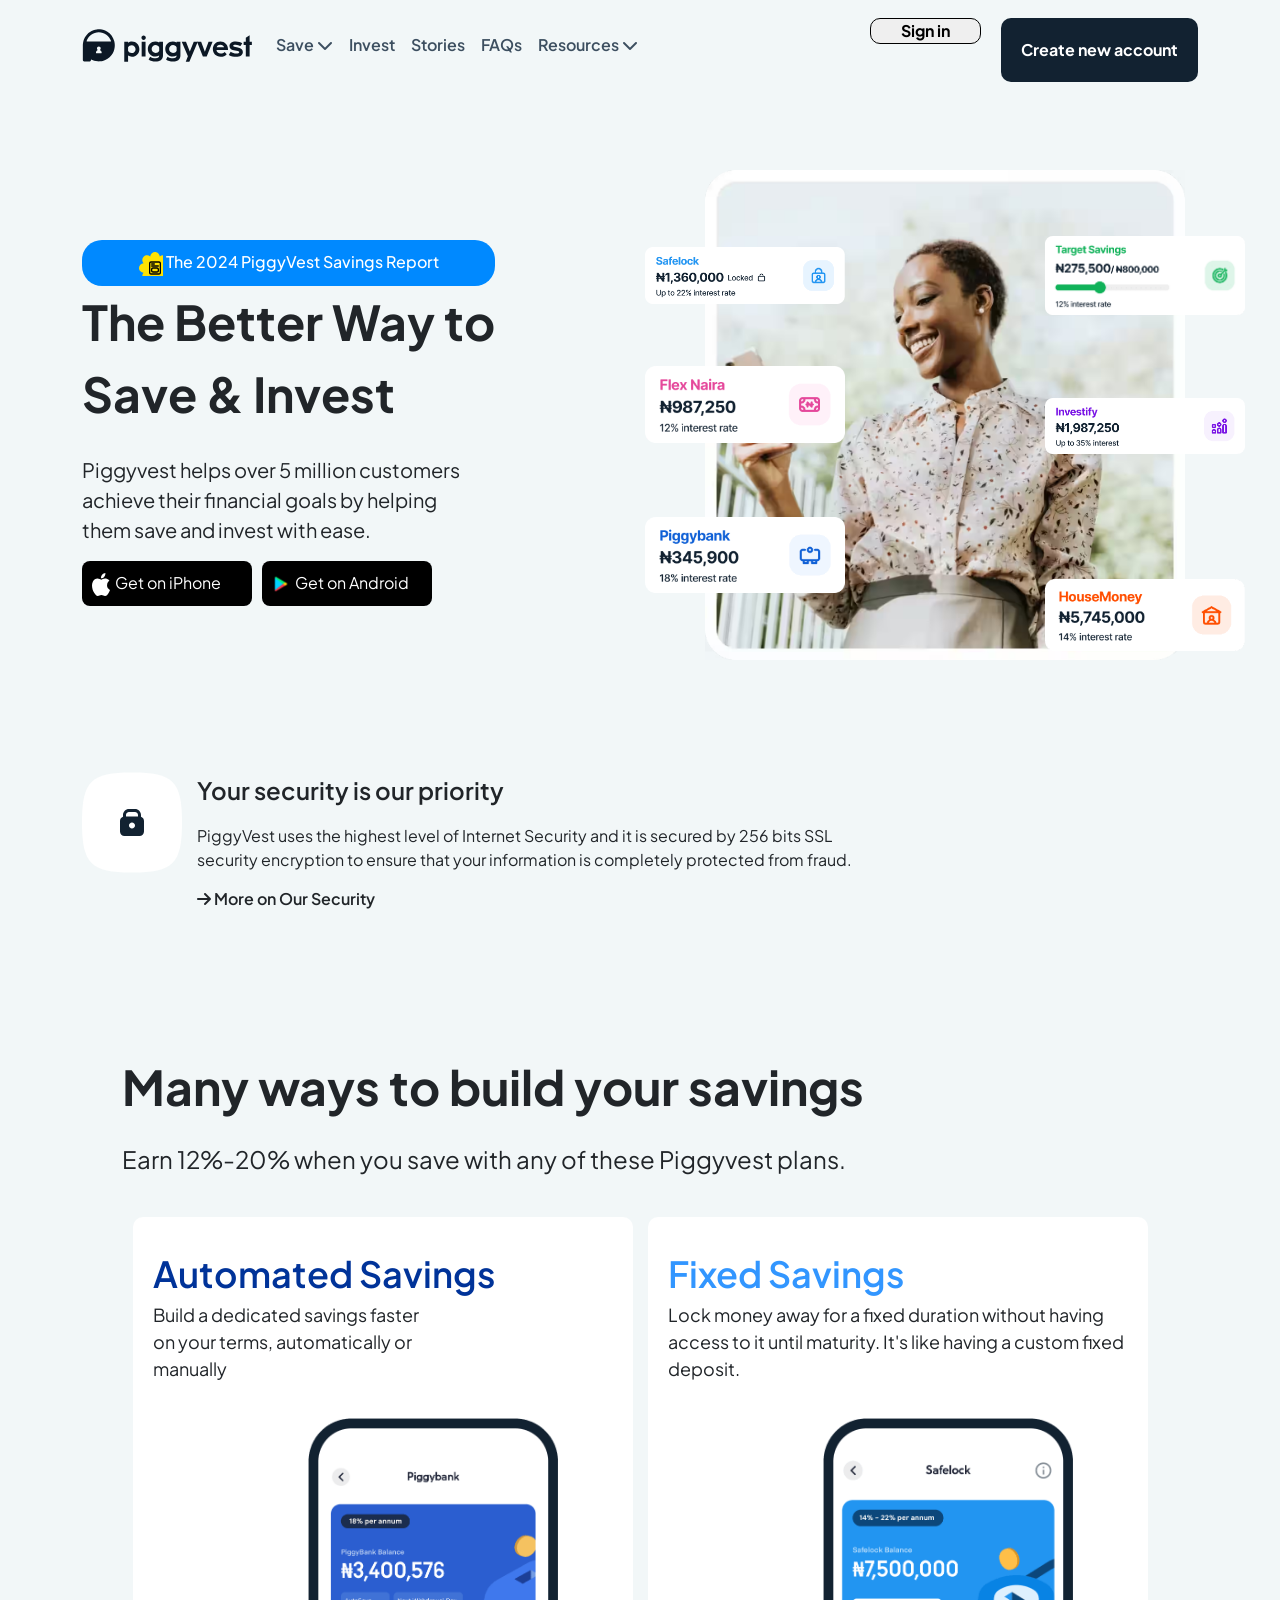
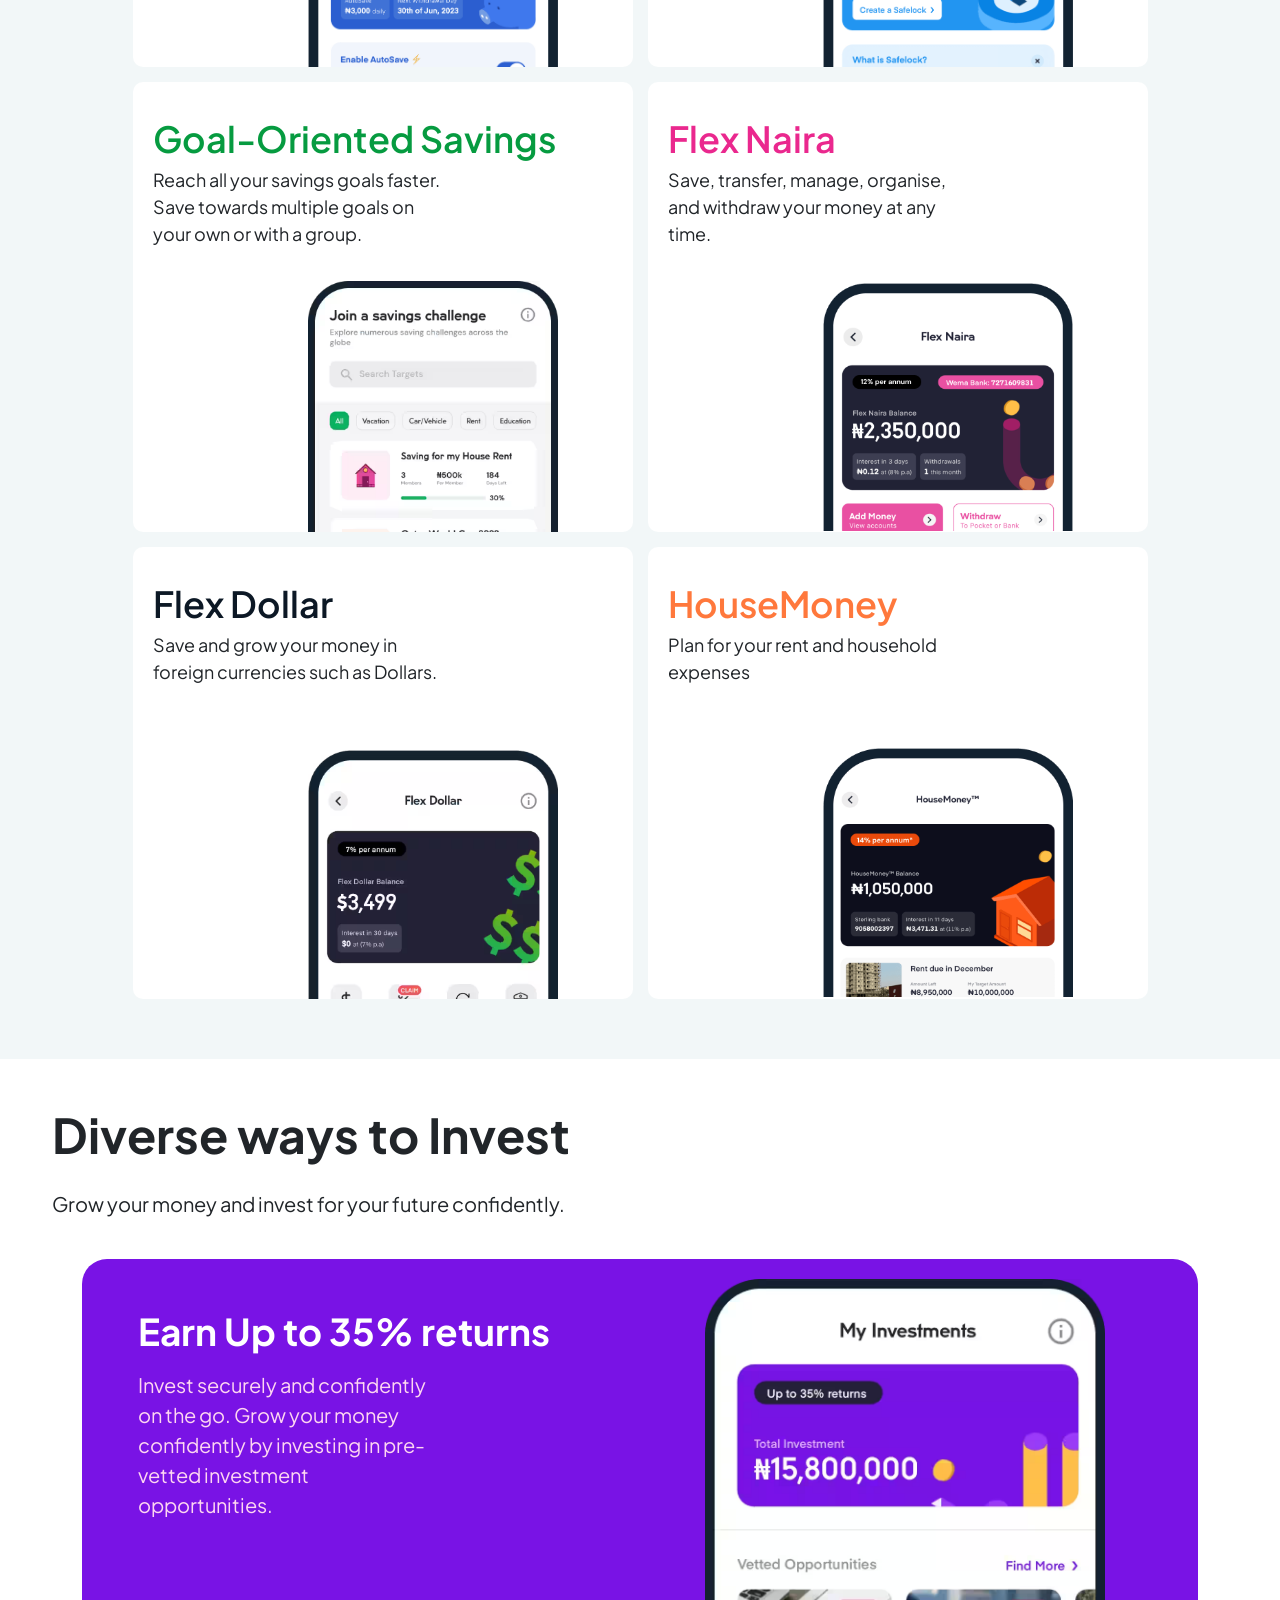
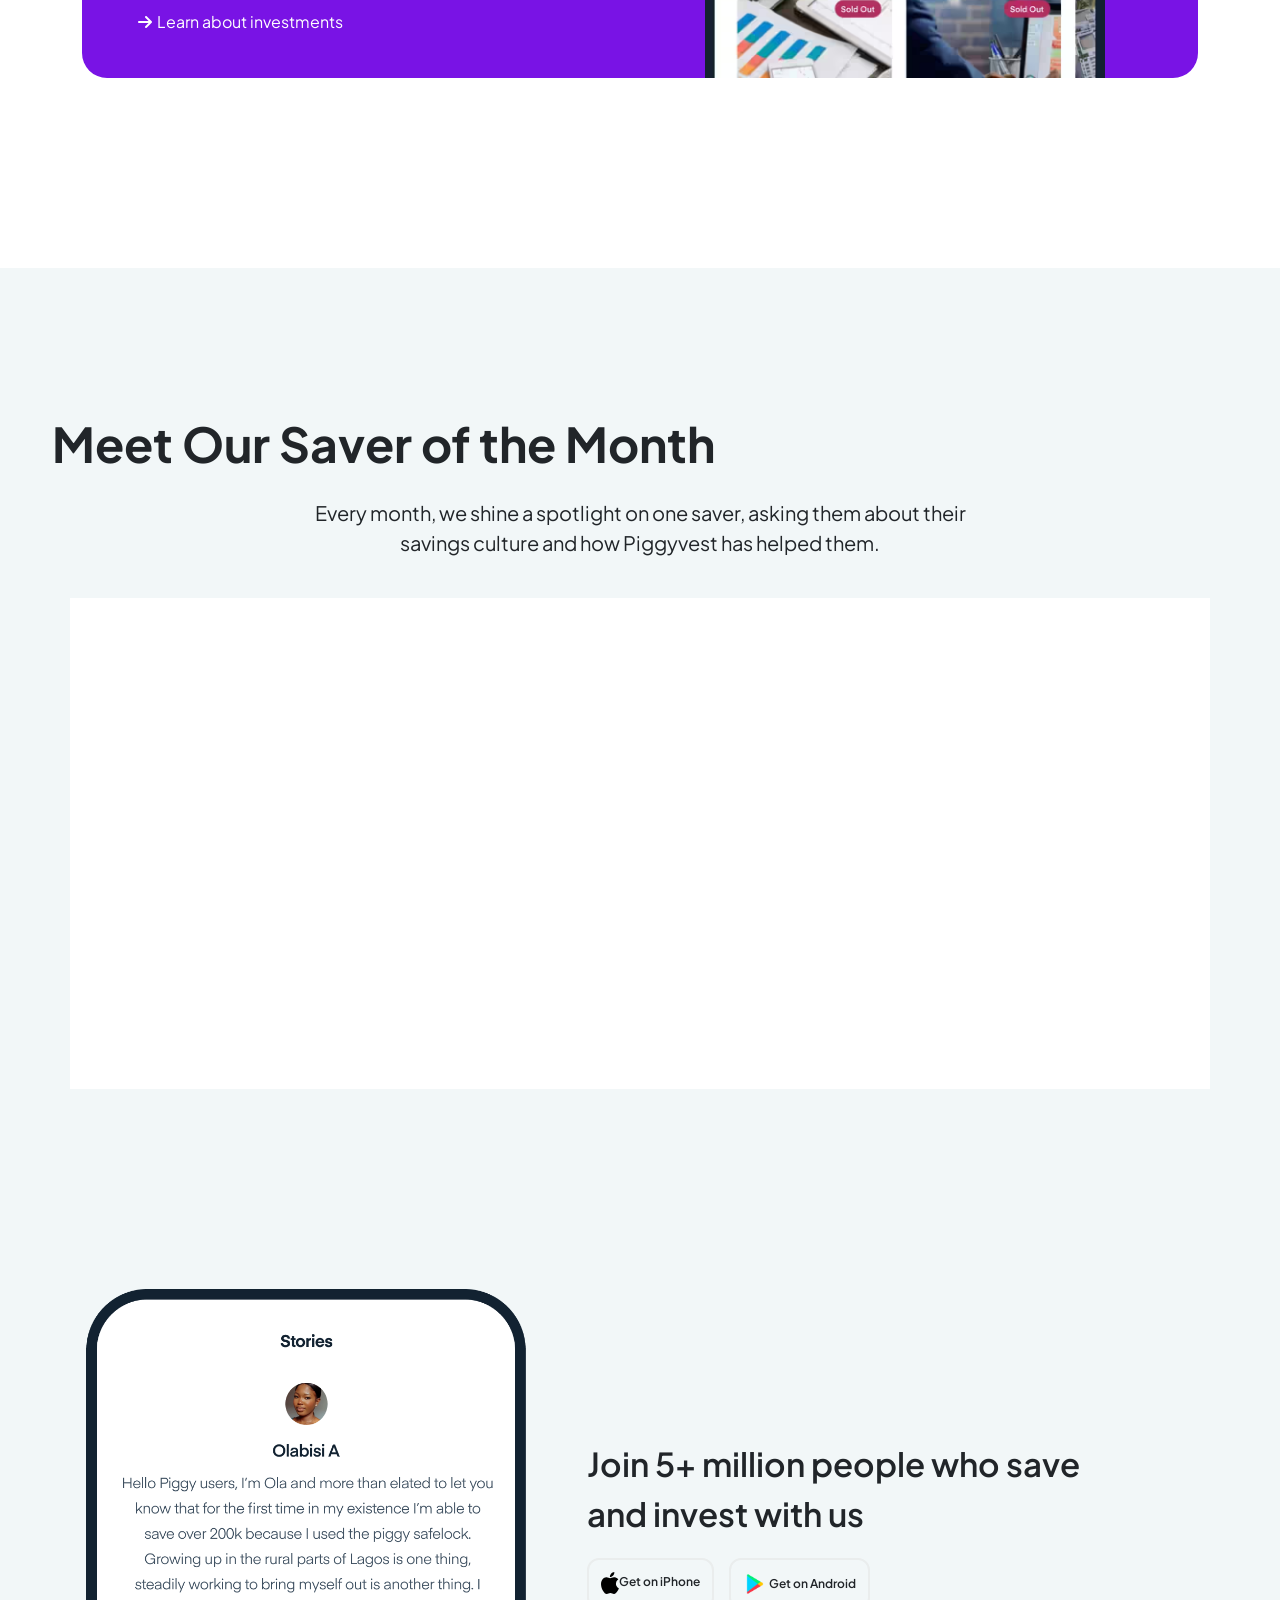
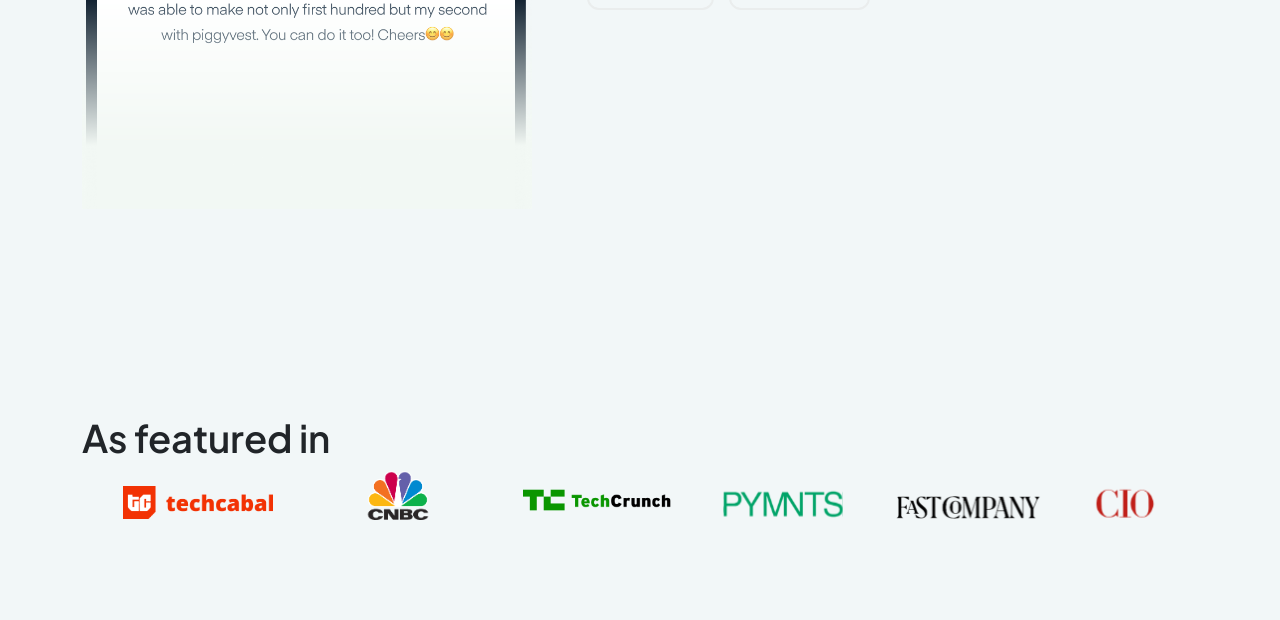
<file: index.html>
<!DOCTYPE html>
<html lang="en">
<head>
    <meta charset="UTF-8">
    <meta name="viewport" content="width=device-width, initial-scale=1.0">
    <title>Document</title>
    <link rel="stylesheet" href="/index.css">
    <link rel="stylesheet" href="https://cdn.jsdelivr.net/npm/bootstrap@5.3.3/dist/css/bootstrap.min.css">
    <link rel="stylesheet" href="https://cdnjs.cloudflare.com/ajax/libs/font-awesome/6.4.2/css/all.min.css">
    <link
      href="https://fonts.googleapis.com/css2?family=Plus+Jakarta+Sans:ital,wght@0,200..800;1,200..800&display=swap"
      rel="stylesheet"
    />
</head>
<body class="all">
    <nav id="nv-bar" class="navbar navbar-expand-lg bg-body-light" style="background-color: #f2f7f8;">
        <div class="container">
    <a class="navbar-brand" href="#"><img style="width: 170px;" src="/logo.svg" alt=""></a>
    <button class="navbar-toggler" type="button" data-bs-toggle="collapse" data-bs-target="#navbarSupportedContent" aria-controls="navbarSupportedContent" aria-expanded="false" aria-label="Toggle navigation">
      <span class="navbar-tog,gler-icon"></span>
    </button>
    <div class="collapse navbar-collapse" id="navbarSupportedContent">
      <ul class="navbar-nav me-auto mb-2 mb-lg-0">
        <li class="nav-item">
          <a style="font-weight: 600; color: #3d4f60; font-size: 16px;" class="nav-link active" aria-current="page" href="#">Save <span><i class="fa-solid fa-chevron-down"></i></span></a>
        </li>
        <li class="nav-item">
          <a style="font-weight: 600; color: #3d4f60; font-size: 16px;" class="nav-link active" aria-current="page" href="#">Invest</a>
        </li>
        <li class="nav-item">
          <a style="font-weight: 600; color: #3d4f60; font-size: 16px;" class="nav-link active" aria-current="page" href="#">Stories</a>
        </li>
        <li class="nav-item">
          <a style="font-weight: 600; color: #3d4f60; font-size: 16px;" class="nav-link active" aria-current="page" href="#">FAQs</a>
        </li>
        <li class="nav-item">
          <a style="font-weight: 600; color: #3d4f60; font-size: 16px;" class="nav-link active" aria-current="page" href="#">Resources <span><i class="fa-solid fa-chevron-down"></i></span></a>
        </li>
      </ul>
    </div>
      <div class="top-right">
    <a href="/signin.html" ><button class="b1" style="color: black; text-decoration: none; font-weight: bold;" >Sign in</button></a>
     <a  href="/signup.html"><button class="b2" style="text-decoration: none; color: white; font-weight: bold;" >Create new account</button></a>
  </div>
  </div>
</nav>

<!-- section 1 -->

     <section class="container">
    <div class="overall">
      <div class="left">
        <div class="left-first"> <span style="margin-right: 3px;"><svg width="24" height="24" viewBox="0 0 24 24">
  <path d="M32 15.9904C31.9832 13.4471 29.9905 11.3781 27.4809 11.2432C28.2923 10.3396 28.7026 9.20001 28.7026 8.05704C28.6902 6.8455 28.2373 5.60924 27.3078 4.6798C25.4973 2.89285 22.6258 2.8389 20.7557 4.51909C20.6905 3.30643 20.1746 2.21066 19.3666 1.40147C18.5012 0.552945 17.3065 0 15.9916 0C13.4483 0.0168581 11.3792 2.00948 11.2443 4.51909C10.3407 3.70765 9.20115 3.29744 8.05817 3.29744C6.84663 3.3098 5.61037 3.76272 4.6798 4.69216C2.89285 6.50272 2.83891 9.37421 4.5191 11.2443C2.00949 11.3792 0.0168581 13.4471 0 15.9916C0 17.3065 0.554079 18.5012 1.40148 19.3666C2.20954 20.1746 3.30644 20.6905 4.5191 20.7557C2.84003 22.6258 2.89285 25.4973 4.6798 27.3078C5.61037 28.2384 6.84551 28.6913 8.05704 28.7026C9.20002 28.7026 10.3396 28.2912 11.2432 27.4809C11.3781 29.9905 13.446 31.9831 15.9905 32C17.3054 32 18.5001 31.4459 19.3654 30.5985C20.1735 29.7905 20.6894 28.6936 20.7545 27.4809C22.6247 29.1611 25.4962 29.1072 27.3067 27.3202C28.2373 26.3896 28.6902 25.1545 28.7014 23.943C28.7014 22.8 28.2901 21.6604 27.4798 20.7568C28.6924 20.6916 29.7893 20.1757 30.5974 19.3677C31.4459 18.5023 31.9989 17.3076 31.9989 15.9927L32 15.9904Z" fill="#FFE201"/></path><path d="M20.6667 11.3335C20.6667 10.9653 20.3682 10.6668 20 10.6668L12 10.6668C11.6318 10.6668 11.3333 10.9653 11.3333 11.3335L11.3333 20.6668C11.3333 21.035 11.6318 21.3335 12 21.3335L20 21.3335C20.3682 21.3335 20.6667 21.035 20.6667 20.6668L20.6667 11.3335ZM20 9.3335C21.1046 9.3335 22 10.2289 22 11.3335L22 20.6668C22 21.7714 21.1046 22.6668 20 22.6668L12 22.6668C10.8954 22.6668 10 21.7714 10 20.6668L10 11.3335C10 10.2289 10.8954 9.3335 12 9.3335L20 9.3335Z" fill="black"  ></path><path d="M12 14.0002C12 13.632 12.2985 13.3335 12.6667 13.3335H19.3333C19.7015 13.3335 20 13.632 20 14.0002C20 14.3684 19.7015 14.6668 19.3333 14.6668H12.6667C12.2985 14.6668 12 14.3684 12 14.0002Z" fill="black" /></path> <path d="M12 12.0002C12 11.632 12.2985 11.3335 12.6667 11.3335H15.3333C15.7015 11.3335 16 11.632 16 12.0002C16 12.3684 15.7015 12.6668 15.3333 12.6668H12.6667C12.2985 12.6668 12 12.3684 12 12.0002Z" fill="black" /></path><path d="M18 19.3332C18.3682 19.3332 18.6667 19.0347 18.6667 18.6665V17.3332C18.6667 16.965 18.3682 16.6665 18 16.6665H14C13.6318 16.6665 13.3333 16.965 13.3333 17.3332V18.6665C13.3333 19.0347 13.6318 19.3332 14 19.3332H18ZM20 18.6665C20 19.7711 19.1046 20.6665 18 20.6665H14C12.8954 20.6665 12 19.7711 12 18.6665V17.3332C12 16.2286 12.8954 15.3332 14 15.3332H18C19.1046 15.3332 20 16.2286 20 17.3332V18.6665Z" fill="black" /></path>
</svg></span>The 2024 PiggyVest Savings Report</div>
        <div class="left-second">The Better Way to <br> <p > Save & Invest</p></div>
        <div class="left-second-media">The Better Way to Save & <br> Invest</div>
        <div class="left-third"><p>Piggyvest helps over 5 million customers <br> achieve their financial goals by helping <br> them save and invest with ease.</p></div>
        <div class="get">
        <div style="background-color: black; color: white;" class="left-fourth"><span style="margin-right: 5px;"><img style="width: 18px;" src="/whiteAppleLogo.svg" alt=""></span>Get on iPhone</div>
        <div style="background-color: black; color: white;" class="playstore"><span style="margin-right: 5px;"><img style="width: 18px;" src="/google-icon.svg" alt=""></span>Get on Android
        </div>
        </div>
      </div>
      <div class="right"><img style="width: 100%;" src="/pexels-ketut-subiyanto-4350099.avif" alt="">
        <div class="frame1"><img style="width: 200px;" src="/frame1.png" alt=""></div>
        <div class="frame2"><img style="width: 200px;" src="/Frame 2.png" alt=""></div>
        <div class="frame3"><img style="width: 200px;" src="/Frame 3.png" alt=""></div>
        <div class="frame4"><img style="width: 200px;" src="/Frame 4.png" alt=""></div>
        <div class="frame5"><img style="width: 200px;" src="/Frame 5.png" alt=""></div>
        <div class="frame6"><img style="width: 200px;" src="/Frame 6.png" alt=""></div>
      </div>
      
      </div>
    </div>
     </section>

     <!-- Section 2 -->

     <section class="container">
     <div class="section-two">
      <div class="padlock"><img src="/padlock.svg" alt=""></div>
      <div class="security-oath">
        <div class="security-top">Your security is our priority</div>
        <div class="security-second">PiggyVest uses the highest level of Internet Security and it is secured by 256 bits SSL <br> security encryption to ensure that your information is completely protected from fraud.</div>
        <div class="security-third"> <span><i class="fa-solid fa-arrow-right"></i></span> More on Our Security</div>
      </div>
     </div>
     </section>

     <!-- Section 3 -->

     <section style="padding-bottom: 60px;" class="container">
       <div class="section-three">
        <div class="section-three-first">Many ways to build your savings</div>
        <div class="section-three-second">Earn 12%-20% when you save with any of these Piggyvest plans.</div>
       </div>

       <div class="grid">
        <div style=" border-radius: 10px;" class="grid-one">
          
          <div class="in-grid1">
            <div style="font-size: 36px; font-weight: 600;" class="in-grid1-top">Automated Savings</div>
            <div style="font-size: 18px;" class="in-grid1-bottom">Build a dedicated savings faster <br> on your terms, automatically or <br> manually</div>
            <div><img style="width: 250px; margin: 36px 0px 0px 155px;" src="/PB 18 Small.png" alt=""></div>
          </div>
        </div>
        <div style=" border-radius: 10px;" class="grid-two">
          <div class="in-grid2">
            <div style="font-size: 36px; font-weight: 600;" class="in-grid2-top">Fixed Savings</div>
            <div style="font-size: 18px;" class="in-grid2-bottom">Lock money away for a fixed duration without having access to it until maturity. It's like having a custom fixed deposit.</div>
            <div><img style="width: 250px; margin: 36px 0px 0px 155px;" src="/SL 22 Small.png" alt=""></div>
          </div>
        </div>
        <div  class="grid-three">
          <div class="in-grid3">
            <div style="font-size: 36px; font-weight: 600;" class="in-grid3-top">Goal-Oriented Savings</div>
            <div style="font-size: 18px;" class="in-grid3-bottom">Reach all your savings goals faster. <br> Save towards multiple goals on <br> your own or with a group.</div>
            <div><img style="width: 250px; margin: 34px 0px 0px 155px;"  src="/iphonw.avif" alt=""></div>
          </div>
        </div>
        <div class="grid-four">
          <div class="in-grid4">
            <div style="font-size: 36px; font-weight: 600;"  class="in-grid4-top">Flex Naira</div>
            <div style="font-size: 18px;" class="in-grid4-bottom"> Save, transfer, manage, organise, <br> and withdraw your money at any <br> time.</div>
            <div><img style="width: 250px; margin: 36px 0px 0px 155px;"  src="/iPhone 14.avif" alt=""></div>
          </div>
        </div>
        <div  class="grid-five">
          <div class="in-grid5">
            <div style="font-size: 36px; font-weight: 600;"   class="in-grid5-top">Flex Dollar</div>
            <div style="font-size: 18px;" class="in-grid5-bottom">Save and grow your money in  <br> foreign currencies such as Dollars.</div>
            <div><img style="width: 250px; margin: 65px 0px 0px 155px;"  src="/iphone12.avif" alt=""></div>
          </div>
        </div>
        <div class="grid-six">
          <div class="in-grid6">
            <div style="font-size: 36px; font-weight: 600;" class="in-grid6-top">HouseMoney</div>
            <div style="font-size: 18px;" class="in-grid6-bottom">Plan for your rent and household <br> expenses</div>
            <div><img style="width: 250px; margin: 63px 0px 0px 155px;"  src="/iPhone 14 - 1.png" alt=""></div>
          </div>
        </div>
       </div>
     </section>
     <!-- Section 4 -->
      <Section style="background-color: white; padding-bottom: 150px;" class="container-fluid">
        <div class="section-four">
        <div class="section-four-one">Diverse ways to Invest</div>
        <div class="section-four-two">Grow your money and invest for your future confidently.</div>
       </div>
       <section style="background-color: white; padding-bottom: 40px;" class="container">
          <div class="section-four-three">
            <div class="section-four-three-in">
           <div class="section-four-three-left">
          <div class="return">Earn Up to 35% returns</div>
          <div class="return-bottom">Invest securely and confidently <br> on the go. Grow your money <br> confidently by investing in pre- <br>vetted investment <br> opportunities.</div>
          <div style="color: white;" class="investment"><span style="padding-right: 5px;"><i class="fa-solid fa-arrow-right"></i></span>Learn about investments</div>
           </div>
           <div class="section-four-three-right"><img style="width: 400px; margin: 20px 0px 0px 155px;" src="/iphoneInvest.avif" alt=""></div>

            
           </div>
          </div>
       </section>
      </Section>
      <!-- Section 5 -->

      <Section style="padding-top: 100px; padding-bottom: 200px;" class="container-fluid">
        <div class="section-five">
        <div class="section-five-one">Meet Our Saver of the Month</div>
        <div style="text-align: center;" class="section-five-two">Every month, we shine a spotlight on one saver, asking them about their <br> savings culture and how Piggyvest has helped them.</div>
       </div>
       <section style="background-color: white; padding-bottom: 40px;" class="container">
                <div class="section-five-three">
                <video tabindex="-1" aria-hidden="true" class="video-stream html5-main-video" webkit-playsinline="" playsinline="" controlslist="nodownload" style="width: 791px; height: 445px; left: 0px; top: 0px;" src="blob:https://www.youtube.com/f4d660ff-f538-4ee7-8750-57b85c1f10b8"></video>
                </div>
       </section>
      </Section>
      <!-- Section 6 -->
      <section style="padding-bottom: 200px;" class="container-fluid">
       <section class="container">
        <div class="section6-in">
          <div class="section6-in-left"><img style="width: 450px;" src="/fallbackImg.png" alt=""></div>
          <div class="section6-in-right">Join 5+ million people who save <br> and invest with us
            <div class="get2">
              <div class="get-apple"><span><img src="/apple-icon.svg" alt=""></span>Get on iPhone</div>
              <div class="get-android"><span><img src="/google-icon.svg" alt=""> Get on Android</span></div>
            </div>
          </div>

        </div>
       </section>
      </section>

      <!-- Section 7 -->

      <Section class="container-fluid">
          <section class="container">
            <div style="justify-self: center;" class="features-head">As featured in</div>
            <div class="Section-seven">
          
          <div class="features">
            <div ><img class="img1" src="/tclogo@2x.png" alt=""></div>
            <div  ><img class="img2" src="/cnbc.png" alt=""></div>
            <div ><img class="img3" src="/crunch.png" alt=""></div>
            <div ><img class="img4" src="/pym-removebg-preview.svg" alt=""></div>
            <div ><img class="img5" src="fast.svg" alt=""></div>
            <div ><img class="img6" src="cio.svg" alt=""></div>
          </div>
          </div>
          </section>
      </Section>
</body>
</html>
</file>
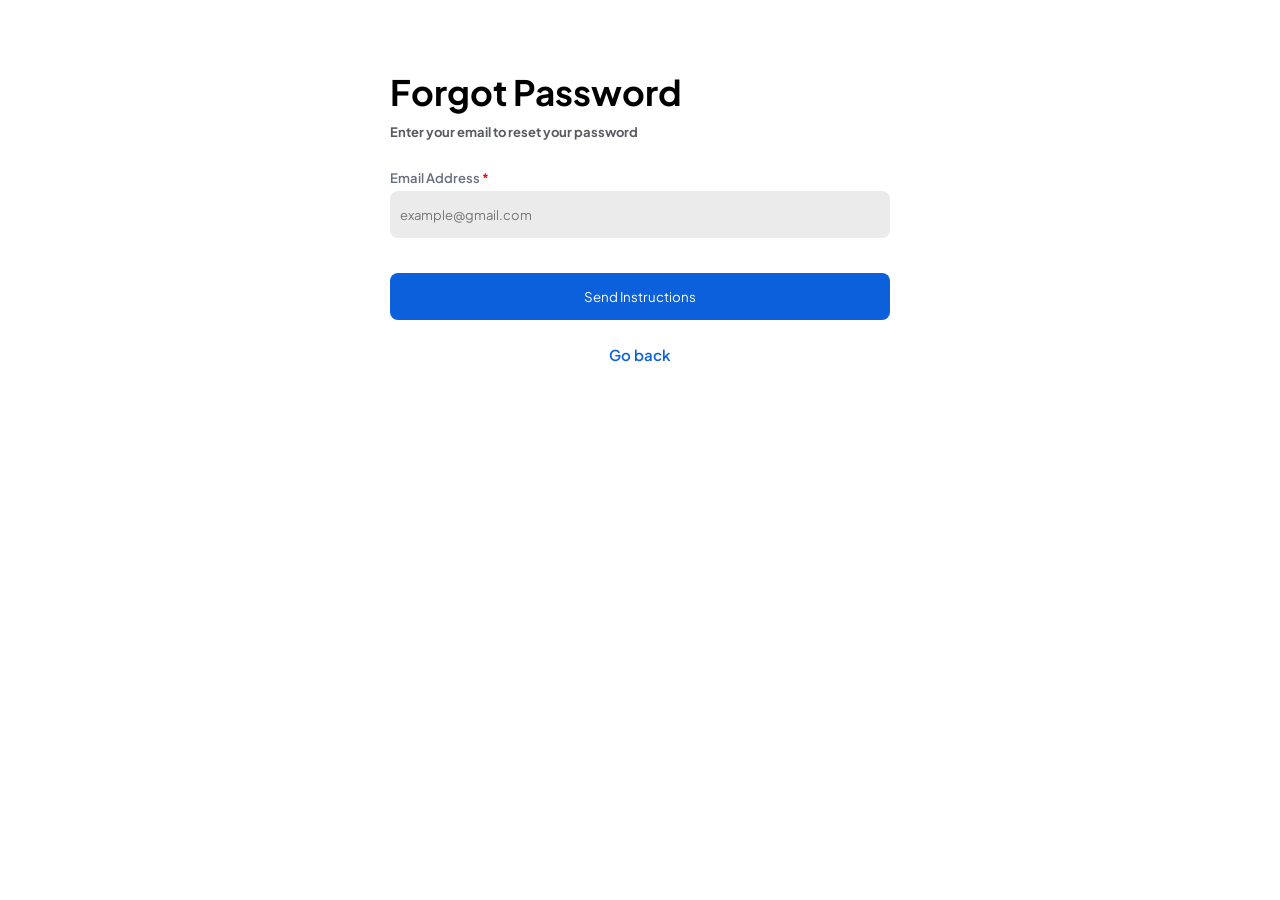
<file: forgot.html>
<!DOCTYPE html>
<html lang="en">
  <head>
    <meta charset="UTF-8" />
    <meta name="viewport" content="width=device-width, initial-scale=1.0" />
    <title>Document</title>
    <link rel="stylesheet" href="/signin.css" />
    <link rel="preconnect" href="https://fonts.googleapis.com" />
    <link rel="preconnect" href="https://fonts.gstatic.com" crossorigin />
    <link
      href="https://fonts.googleapis.com/css2?family=Plus+Jakarta+Sans:ital,wght@0,200..800;1,200..800&display=swap"
      rel="stylesheet"
    />
    <link rel="stylesheet" href="/forgot.css" />
  </head>
  <body>
   
      <div class="all">
        <div class="in">
          <div class="top">
            <div class="top-first">
              <div class="left-top-bottom">
                <div style="" class="left">Forgot Password</div>
              </div>
            </div>
            <div style="color: #595b61; font-size: 13px" class="top-second">
              <b
                >Enter your email to reset your password</b
              >
            </div>
          </div>
          <form action="">
            <div class="email-div" id="email-div">
              <label for="email"
                >Email Address <span style="color: red">*</span></label
              >
              <input id="email" type="email" placeholder="example@gmail.com" />
            </div>
            
            <div class="btn-div" id="btn-div">
            <input id="button" type="button" value="Send Instructions" >
            </div>
          </form>
          <div class="lower">
            <div class="lower-third">
              <a style="color: #0d60dc" href="/signin.html">Go back</a>
            </div>
          </div>
        </div>
      </div>
  </body>
</html>
</file>
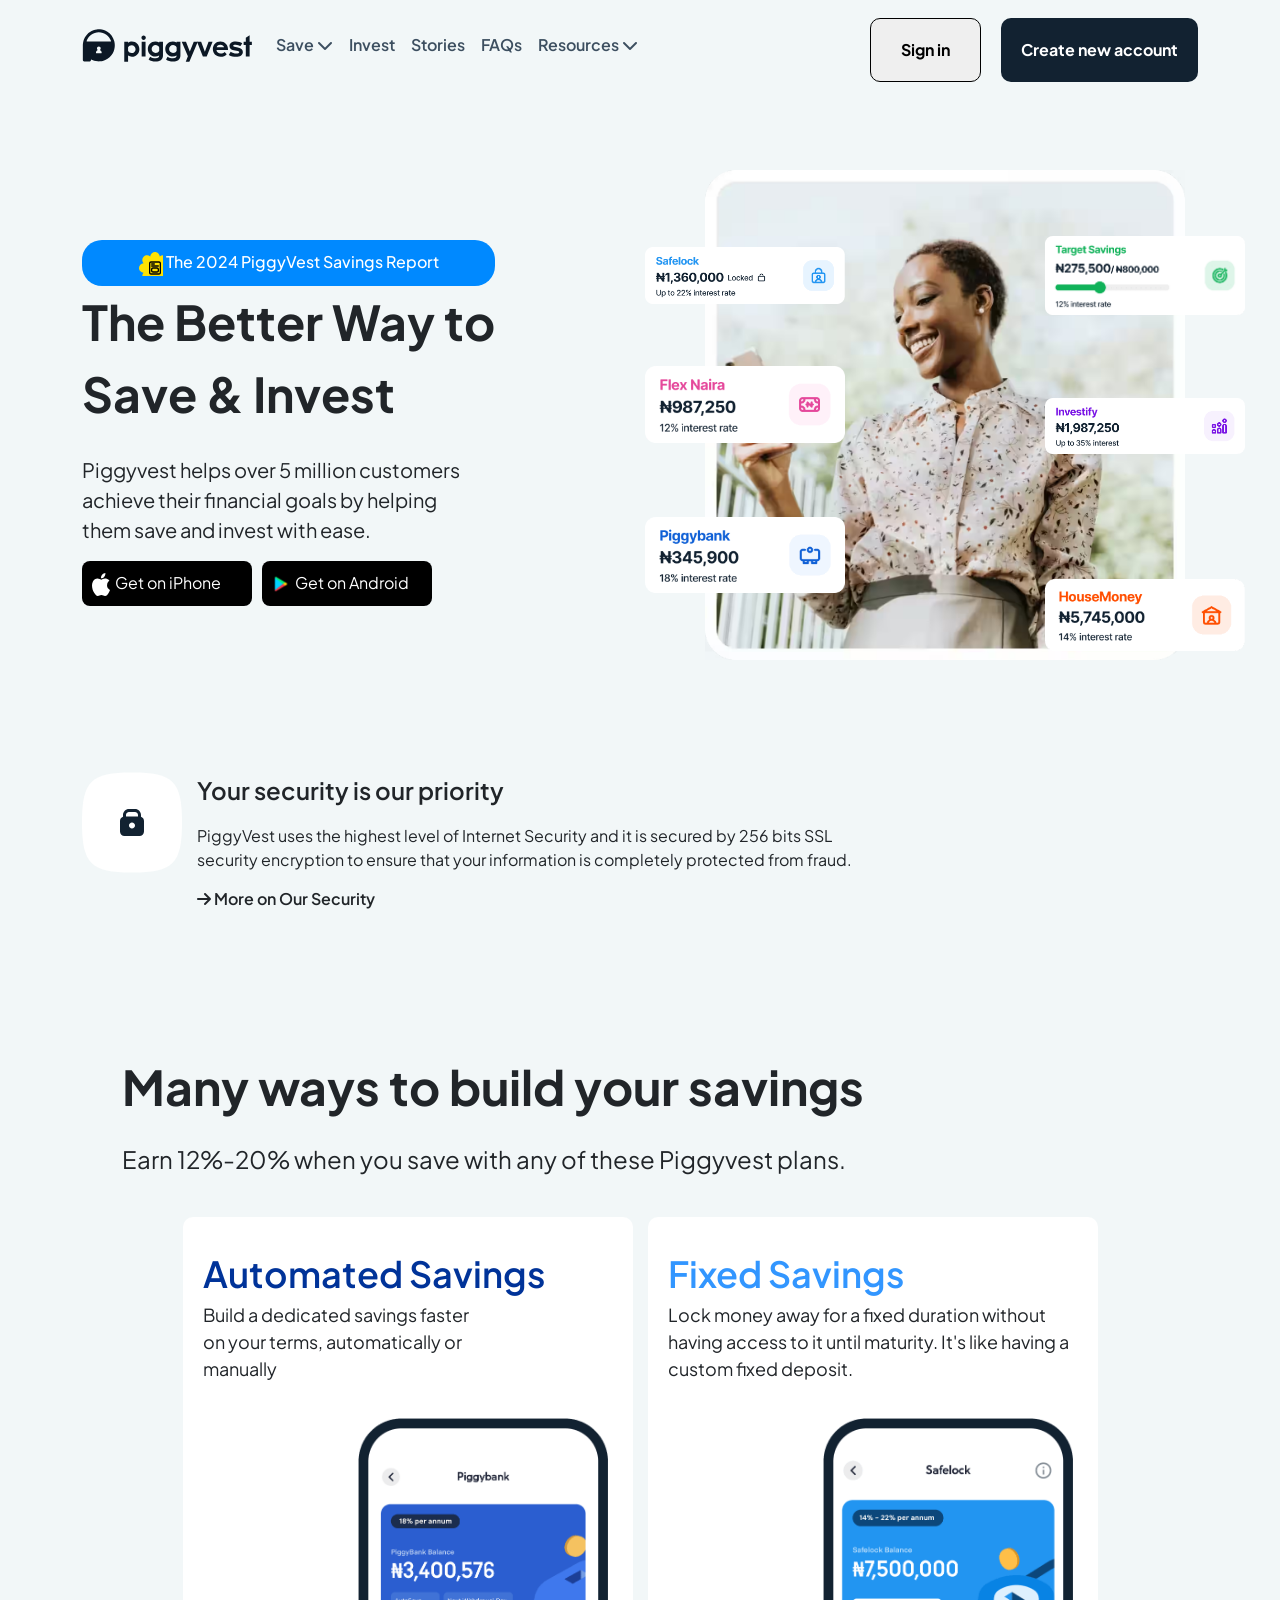
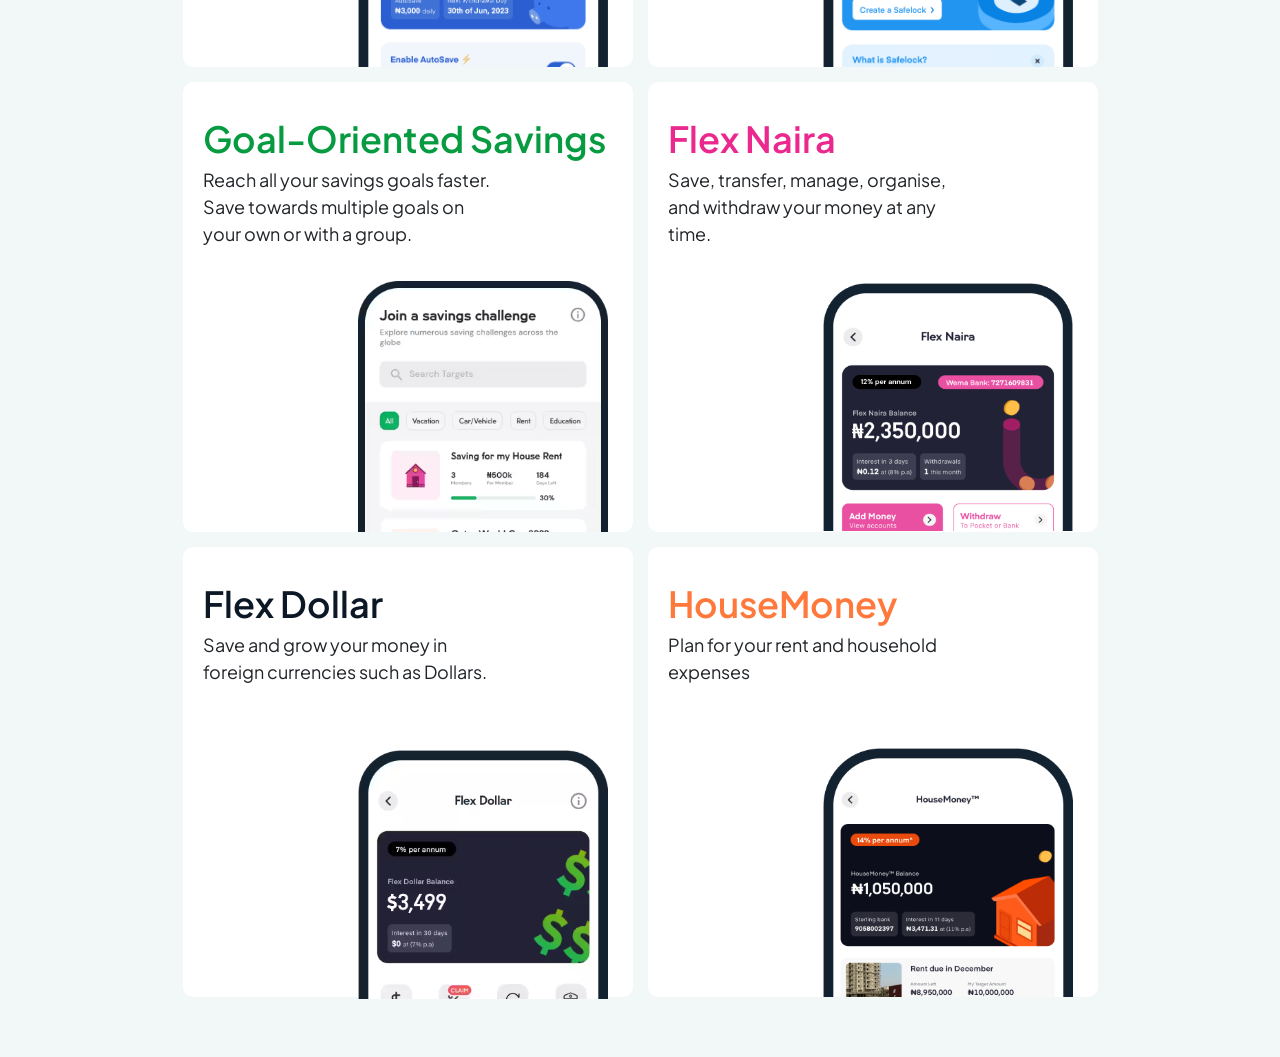
<file: land.html>
<!DOCTYPE html>
<html lang="en">
<head>
    <meta charset="UTF-8">
    <meta name="viewport" content="width=device-width, initial-scale=1.0">
    <title>Document</title>
    <link rel="stylesheet" href="land.css">
    <link rel="stylesheet" href="https://cdn.jsdelivr.net/npm/bootstrap@5.3.3/dist/css/bootstrap.min.css">
    <link rel="stylesheet" href="https://cdnjs.cloudflare.com/ajax/libs/font-awesome/6.4.2/css/all.min.css">
    <link
      href="https://fonts.googleapis.com/css2?family=Plus+Jakarta+Sans:ital,wght@0,200..800;1,200..800&display=swap"
      rel="stylesheet"
    />
</head>
<body class="all">
    <nav class="navbar navbar-expand-lg bg-body-light" style="background-color: #f2f7f8;">
        <div class="container">
    <a class="navbar-brand" href="#"><img style="width: 170px;" src="/logo.svg" alt=""></a>
    <button class="navbar-toggler" type="button" data-bs-toggle="collapse" data-bs-target="#navbarSupportedContent" aria-controls="navbarSupportedContent" aria-expanded="false" aria-label="Toggle navigation">
      <span class="navbar-toggler-icon"></span>
    </button>
    <div class="collapse navbar-collapse" id="navbarSupportedContent">
      <ul class="navbar-nav me-auto mb-2 mb-lg-0">
        <li class="nav-item">
          <a style="font-weight: 600; color: #3d4f60; font-size: 16px;" class="nav-link active" aria-current="page" href="#">Save <span><i class="fa-solid fa-chevron-down"></i></span></a>
        </li>
        <li class="nav-item">
          <a style="font-weight: 600; color: #3d4f60; font-size: 16px;" class="nav-link active" aria-current="page" href="#">Invest</a>
        </li>
        <li class="nav-item">
          <a style="font-weight: 600; color: #3d4f60; font-size: 16px;" class="nav-link active" aria-current="page" href="#">Stories</a>
        </li>
        <li class="nav-item">
          <a style="font-weight: 600; color: #3d4f60; font-size: 16px;" class="nav-link active" aria-current="page" href="#">FAQs</a>
        </li>
        <li class="nav-item">
          <a style="font-weight: 600; color: #3d4f60; font-size: 16px;" class="nav-link active" aria-current="page" href="#">Resources <span><i class="fa-solid fa-chevron-down"></i></span></a>
        </li>
      </ul>
    </div>
      <div class="top-right">
    <button class="b1" ><a href="/signin.html" style="color: black; text-decoration: none; font-weight: bold;">Sign in</a></button>
     <button class="b2" ><a style="text-decoration: none; color: white; font-weight: bold;" href="/signup.html">Create new account</a></button>
  </div>
  </div>
</nav>
     <section class="container">
    <div class="overall">
      <div class="left">
        <div class="left-first"> <span style="margin-right: 3px;"><svg width="24" height="24" viewBox="0 0 24 24">
  <path d="M32 15.9904C31.9832 13.4471 29.9905 11.3781 27.4809 11.2432C28.2923 10.3396 28.7026 9.20001 28.7026 8.05704C28.6902 6.8455 28.2373 5.60924 27.3078 4.6798C25.4973 2.89285 22.6258 2.8389 20.7557 4.51909C20.6905 3.30643 20.1746 2.21066 19.3666 1.40147C18.5012 0.552945 17.3065 0 15.9916 0C13.4483 0.0168581 11.3792 2.00948 11.2443 4.51909C10.3407 3.70765 9.20115 3.29744 8.05817 3.29744C6.84663 3.3098 5.61037 3.76272 4.6798 4.69216C2.89285 6.50272 2.83891 9.37421 4.5191 11.2443C2.00949 11.3792 0.0168581 13.4471 0 15.9916C0 17.3065 0.554079 18.5012 1.40148 19.3666C2.20954 20.1746 3.30644 20.6905 4.5191 20.7557C2.84003 22.6258 2.89285 25.4973 4.6798 27.3078C5.61037 28.2384 6.84551 28.6913 8.05704 28.7026C9.20002 28.7026 10.3396 28.2912 11.2432 27.4809C11.3781 29.9905 13.446 31.9831 15.9905 32C17.3054 32 18.5001 31.4459 19.3654 30.5985C20.1735 29.7905 20.6894 28.6936 20.7545 27.4809C22.6247 29.1611 25.4962 29.1072 27.3067 27.3202C28.2373 26.3896 28.6902 25.1545 28.7014 23.943C28.7014 22.8 28.2901 21.6604 27.4798 20.7568C28.6924 20.6916 29.7893 20.1757 30.5974 19.3677C31.4459 18.5023 31.9989 17.3076 31.9989 15.9927L32 15.9904Z" fill="#FFE201"/></path><path d="M20.6667 11.3335C20.6667 10.9653 20.3682 10.6668 20 10.6668L12 10.6668C11.6318 10.6668 11.3333 10.9653 11.3333 11.3335L11.3333 20.6668C11.3333 21.035 11.6318 21.3335 12 21.3335L20 21.3335C20.3682 21.3335 20.6667 21.035 20.6667 20.6668L20.6667 11.3335ZM20 9.3335C21.1046 9.3335 22 10.2289 22 11.3335L22 20.6668C22 21.7714 21.1046 22.6668 20 22.6668L12 22.6668C10.8954 22.6668 10 21.7714 10 20.6668L10 11.3335C10 10.2289 10.8954 9.3335 12 9.3335L20 9.3335Z" fill="black"  ></path><path d="M12 14.0002C12 13.632 12.2985 13.3335 12.6667 13.3335H19.3333C19.7015 13.3335 20 13.632 20 14.0002C20 14.3684 19.7015 14.6668 19.3333 14.6668H12.6667C12.2985 14.6668 12 14.3684 12 14.0002Z" fill="black" /></path> <path d="M12 12.0002C12 11.632 12.2985 11.3335 12.6667 11.3335H15.3333C15.7015 11.3335 16 11.632 16 12.0002C16 12.3684 15.7015 12.6668 15.3333 12.6668H12.6667C12.2985 12.6668 12 12.3684 12 12.0002Z" fill="black" /></path><path d="M18 19.3332C18.3682 19.3332 18.6667 19.0347 18.6667 18.6665V17.3332C18.6667 16.965 18.3682 16.6665 18 16.6665H14C13.6318 16.6665 13.3333 16.965 13.3333 17.3332V18.6665C13.3333 19.0347 13.6318 19.3332 14 19.3332H18ZM20 18.6665C20 19.7711 19.1046 20.6665 18 20.6665H14C12.8954 20.6665 12 19.7711 12 18.6665V17.3332C12 16.2286 12.8954 15.3332 14 15.3332H18C19.1046 15.3332 20 16.2286 20 17.3332V18.6665Z" fill="black" /></path>
</svg></span>The 2024 PiggyVest Savings Report</div>
        <div class="left-second">The Better Way to <br> <p > Save & Invest</p></div>
        <div class="left-second-media">The Better Way to Save & <br> Invest</div>
        <div class="left-third"><p>Piggyvest helps over 5 million customers <br> achieve their financial goals by helping <br> them save and invest with ease.</p></div>
        <div class="get">
        <div style="background-color: black; color: white;" class="left-fourth"><span style="margin-right: 5px;"><img style="width: 18px;" src="/whiteAppleLogo.svg" alt=""></span>Get on iPhone</div>
        <div style="background-color: black; color: white;" class="playstore"><span style="margin-right: 5px;"><img style="width: 18px;" src="/google-icon.svg" alt=""></span>Get on Android
        </div>
        </div>
      </div>
      <div class="right"><img style="width: 100%;" src="/pexels-ketut-subiyanto-4350099.avif" alt="">
        <div class="frame1"><img style="width: 200px;" src="/frame1.png" alt=""></div>
        <div class="frame2"><img style="width: 200px;" src="/Frame 2.png" alt=""></div>
        <div class="frame3"><img style="width: 200px;" src="/Frame 3.png" alt=""></div>
        <div class="frame4"><img style="width: 200px;" src="/Frame 4.png" alt=""></div>
        <div class="frame5"><img style="width: 200px;" src="/Frame 5.png" alt=""></div>
        <div class="frame6"><img style="width: 200px;" src="/Frame 6.png" alt=""></div>
      </div>
      
      </div>
    </div>
     </section>
     <section class="container">
     <div class="section-two">
      <div class="padlock"><img src="/padlock.svg" alt=""></div>
      <div class="security-oath">
        <div class="security-top">Your security is our priority</div>
        <div class="security-second">PiggyVest uses the highest level of Internet Security and it is secured by 256 bits SSL <br> security encryption to ensure that your information is completely protected from fraud.</div>
        <div class="security-third"> <span><i class="fa-solid fa-arrow-right"></i></span> More on Our Security</div>
      </div>
     </div>
     </section>
     <section style="padding-bottom: 60px;" class="container">
       <div class="section-three">
        <div class="section-three-first">Many ways to build your savings</div>
        <div class="section-three-second">Earn 12%-20% when you save with any of these Piggyvest plans.</div>
       </div>
       <div class="grid">
        <div style=" border-radius: 10px;" class="grid-one">
          
          <div class="in-grid1">
            <div style="font-size: 36px; font-weight: 600;" class="in-grid1-top">Automated Savings</div>
            <div style="font-size: 18px;" class="in-grid1-bottom">Build a dedicated savings faster <br> on your terms, automatically or <br> manually</div>
            <div><img style="width: 250px; margin: 36px 0px 0px 155px;" src="/PB 18 Small.png" alt=""></div>
          </div>
        </div>
        <div style=" border-radius: 10px;" class="grid-two">
          <div class="in-grid2">
            <div style="font-size: 36px; font-weight: 600;" class="in-grid2-top">Fixed Savings</div>
            <div style="font-size: 18px;" class="in-grid2-bottom">Lock money away for a fixed duration without having access to it until maturity. It's like having a custom fixed deposit.</div>
            <div><img style="width: 250px; margin: 36px 0px 0px 155px;" src="/SL 22 Small.png" alt=""></div>
          </div>
        </div>
        <div  class="grid-three">
          <div class="in-grid3">
            <div style="font-size: 36px; font-weight: 600;" class="in-grid3-top">Goal-Oriented Savings</div>
            <div style="font-size: 18px;" class="in-grid3-bottom">Reach all your savings goals faster. <br> Save towards multiple goals on <br> your own or with a group.</div>
            <div><img style="width: 250px; margin: 34px 0px 0px 155px;"  src="/iphonw.avif" alt=""></div>
          </div>
        </div>
        <div class="grid-four">
          <div class="in-grid4">
            <div style="font-size: 36px; font-weight: 600;"  class="in-grid4-top">Flex Naira</div>
            <div style="font-size: 18px;" class="in-grid4-bottom"> Save, transfer, manage, organise, <br> and withdraw your money at any <br> time.</div>
            <div><img style="width: 250px; margin: 36px 0px 0px 155px;"  src="/iPhone 14.avif" alt=""></div>
          </div>
        </div>
        <div  class="grid-five">
          <div class="in-grid5">
            <div style="font-size: 36px; font-weight: 600;"   class="in-grid5-top">Flex Dollar</div>
            <div style="font-size: 18px;" class="in-grid5-bottom">Save and grow your money in  <br> foreign currencies such as Dollars.</div>
            <div><img style="width: 250px; margin: 65px 0px 0px 155px;"  src="/iphone12.avif" alt=""></div>
          </div>
        </div>
        <div class="grid-six">
          <div class="in-grid6">
            <div style="font-size: 36px; font-weight: 600;" class="in-grid6-top">HouseMoney</div>
            <div style="font-size: 18px;" class="in-grid6-bottom">Plan for your rent and household <br> expenses</div>
            <div><img style="width: 250px; margin: 63px 0px 0px 155px;"  src="/iPhone 14 - 1.png" alt=""></div>
          </div>
        </div>
       </div>
     </section>
</body>
</html>
</file>
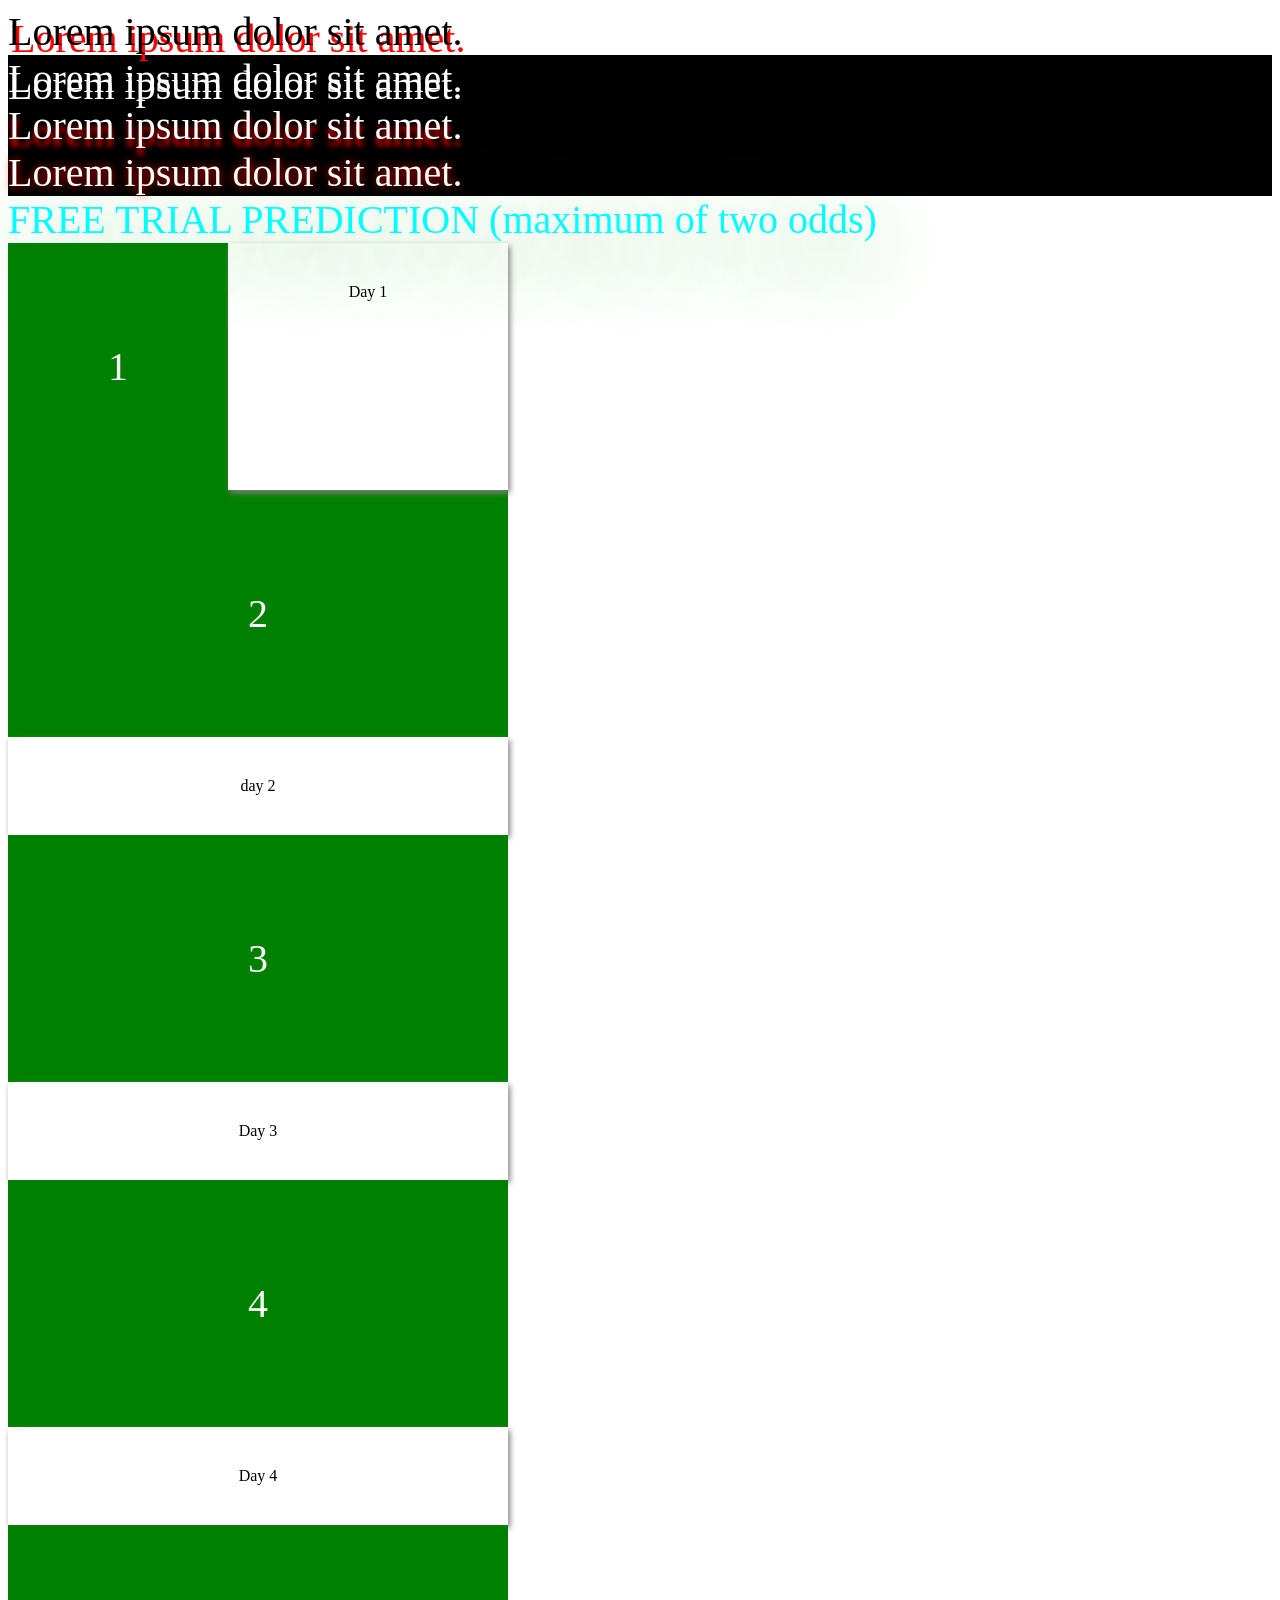
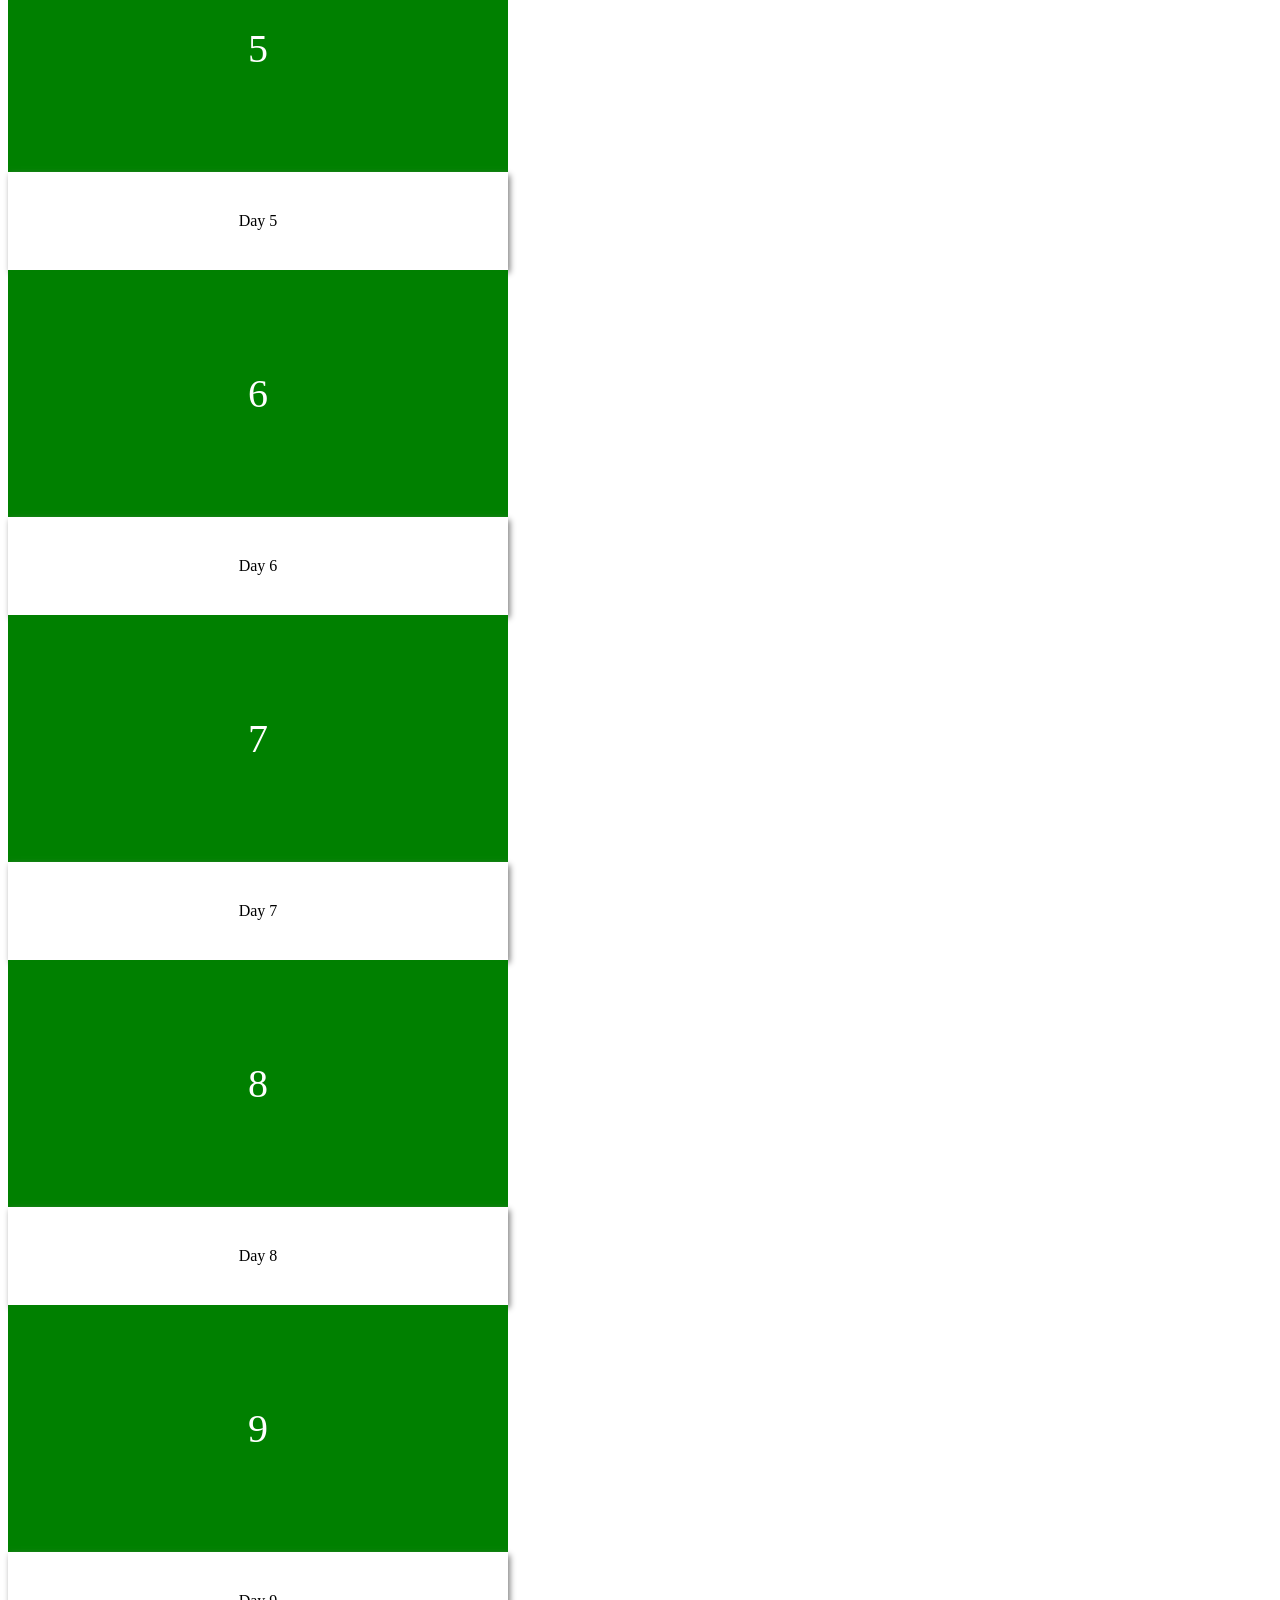
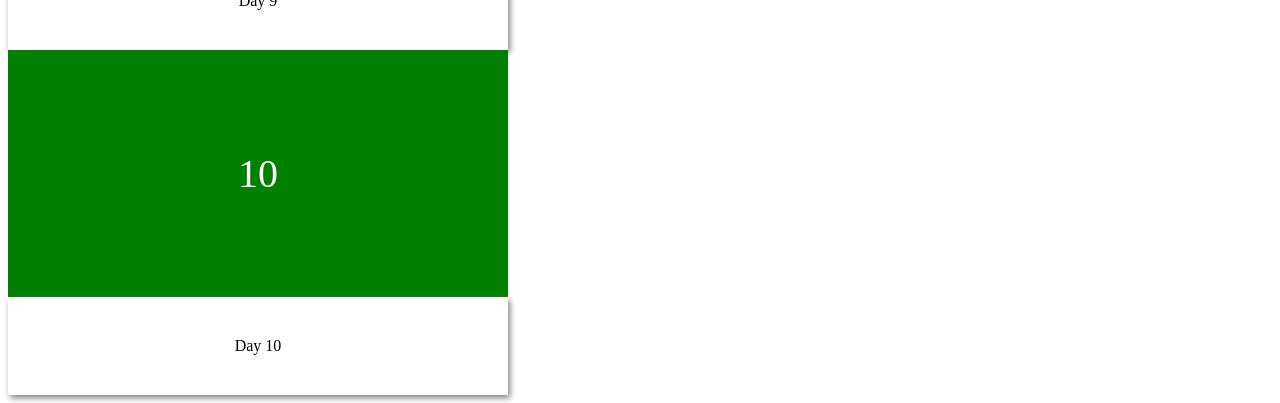
<file: random.html>
<!DOCTYPE html>
<html lang="en">
  <head>
    <meta charset="UTF-8" />
    <meta name="viewport" content="width=device-width, initial-scale=1.0" />
    <title>Document</title>
  </head>
  <body>
    <div style="text-shadow: 3px 7px 0px red; font-size: 40px">
      Lorem ipsum dolor sit amet.
    </div>
    <div
      style="
        text-shadow: 0px 7px;
        color: white;
        background-color: black;
        font-size: 40px;
      "
    >
      Lorem ipsum dolor sit amet.
    </div>
    <div
      style="
        text-shadow: 0px 7px 5px red;
        color: white;
        background-color: black;
        font-size: 40px;
      "
    >
      Lorem ipsum dolor sit amet.
    </div>
    <div
      style="
        text-shadow: 0px 0px 10px red;
        color: white;
        background-color: black;
        font-size: 40px;
      "
    >
      Lorem ipsum dolor sit amet.
    </div>
    <div
      style="
        text-shadow: 2px 20px 90px green;
        color: aqua;
        font-size: 40px;
        background-color: white;
      "
    >
      FREE TRIAL PREDICTION (maximum of two odds)
    </div>

    <div style="justify-self: center; width: 500px;">
        <div style="display: flex; justify-content: center;" class="one">
      <div style="text-align: center; color: white; background-color: green; padding: 100px; font-size: 40px;" class="img">
        1
      </div>
      <div style="text-align: center; width: 84%; box-shadow: 2px 3px 6px gray; padding: 40px;">
        Day 1
      </div>
      </div>
      <div style="text-align: center; color: white; background-color: green; padding: 100px; font-size: 40px;" class="img">
        2
      </div>
      <div style="text-align: center; width: 84%; box-shadow: 2px 3px 6px gray; padding: 40px;">
        day 2
      </div>
      <div style="text-align: center; color: white; background-color: green; padding: 100px; font-size: 40px;" class="img">
        3
      </div>
      <div style="text-align: center; width: 84%; box-shadow: 2px 3px 6px gray; padding: 40px;">
        Day 3
      </div>
      <div style="text-align: center; color: white; background-color: green; padding: 100px; font-size: 40px;" class="img">
        4
      </div>
      <div style="text-align: center; width: 84%; box-shadow: 2px 3px 6px gray; padding: 40px;">
        Day 4
      </div>
      <div style="text-align: center; color: white; background-color: green; padding: 100px; font-size: 40px;" class="img">
        5
      </div>
      <div style="text-align: center; width: 84%; box-shadow: 2px 3px 6px gray; padding: 40px;">
        Day 5
      </div>
      <div style="text-align: center; color: white; background-color: green; padding: 100px; font-size: 40px;" class="img">
        6
      </div>
      <div style="text-align: center; width: 84%; box-shadow: 2px 3px 6px gray; padding: 40px;">
        Day 6
      </div>
      <div style="text-align: center; color: white; background-color: green; padding: 100px; font-size: 40px;" class="img">
        7
      </div>
      <div style="text-align: center; width: 84%; box-shadow: 2px 3px 6px gray; padding: 40px;">
       Day 7
      </div>
      <div style="text-align: center; color: white; background-color: green; padding: 100px; font-size: 40px;" class="img">
        8
      </div>
      <div style="text-align: center; width: 84%; box-shadow: 2px 3px 6px gray; padding: 40px;">
    Day 8
      </div>
      <div style="text-align: center; color: white; background-color: green; padding: 100px; font-size: 40px;" class="img">
        9
      </div>
      <div style="text-align: center; width: 84%; box-shadow: 2px 3px 6px gray; padding: 40px;">
        Day 9
      </div>
      <div style="text-align: center; color: white; background-color: green; padding: 100px; font-size: 40px;" class="img">
        10
      </div>
      <div style="text-align: center; width: 84%; box-shadow: 2px 3px 6px gray; padding: 40px;">
        Day 10
      </div>
    </div>
  </body>
</html>
</file>
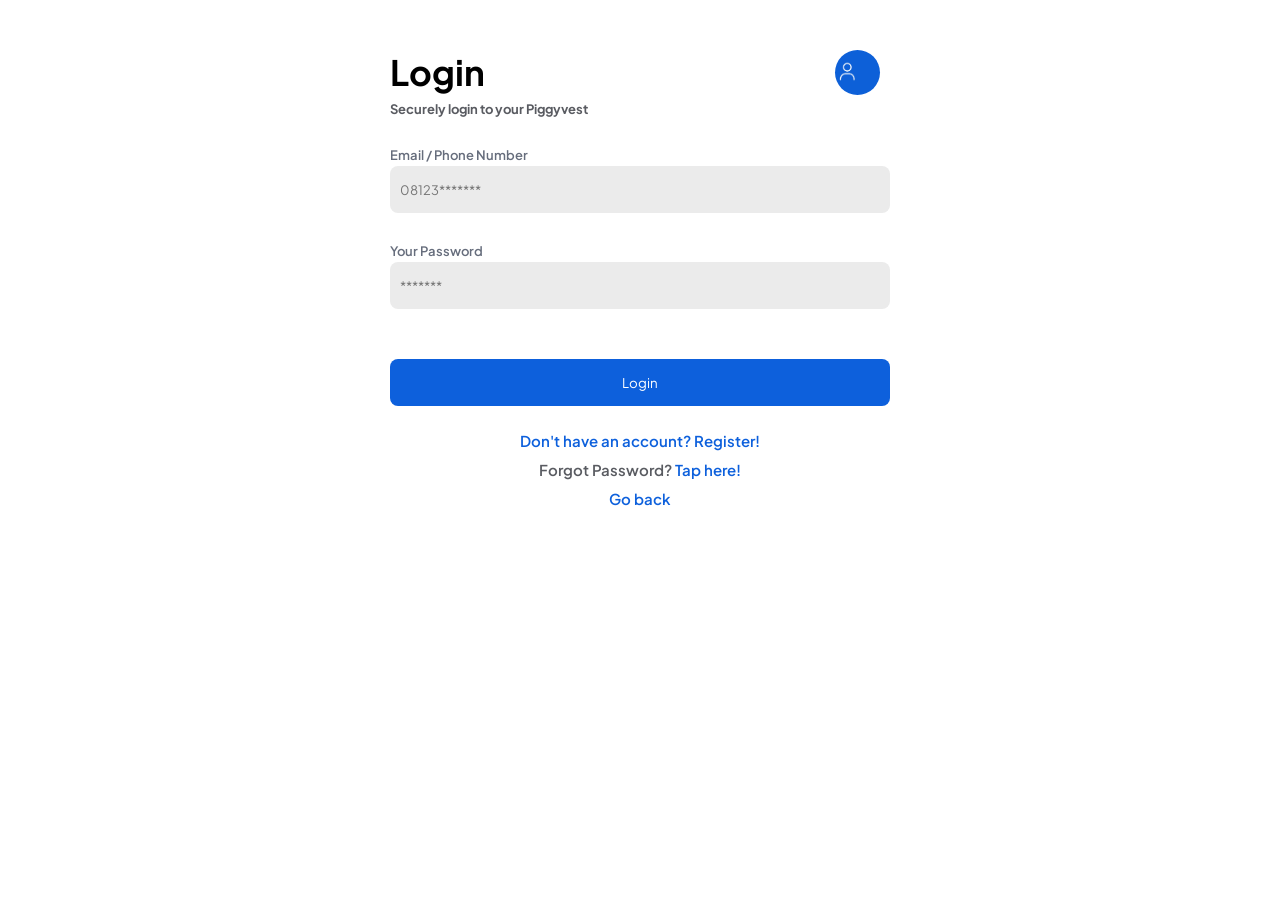
<file: signin.html>
<!DOCTYPE html>
<html lang="en">
  <head>
    <meta charset="UTF-8" />
    <meta name="viewport" content="width=device-width, initial-scale=1.0" />
    <title>Document</title>
    <link rel="stylesheet" href="/signin.css" />
    <link rel="preconnect" href="https://fonts.googleapis.com" />
    <link rel="preconnect" href="https://fonts.gstatic.com" crossorigin />
    <link
      href="https://fonts.googleapis.com/css2?family=Plus+Jakarta+Sans:ital,wght@0,200..800;1,200..800&display=swap"
      rel="stylesheet"
    />
  </head>
  <body>
    <div class="whole">
      <div class="in">
        <div class="top">
          <div class="top-first">
            <div class="left-top-bottom">
              <div style="" class="left">Login</div>
            </div>

            <div class="right">
              <div style="justify-self: center">
                <img
                  style="width: 25px; margin-top: 10px"
                  src="/Annotation_2025-09-27_024838-removebg-preview.png"
                  alt=""
                />
              </div>
            </div>
          </div>
          <div style="color: #595b61; font-size: 13px" class="top-second">
            <b>Securely login to your Piggyvest</b>
          </div>
        </div>
        <form action="">
          <label for="inputs">Email / Phone Number </label>
          <input id="inputs" type="text" placeholder="08123*******"  />
          <label for="inputs">Your Password </label>
          <input id="inputs" type="text" placeholder="*******"  /> <br>
          <input id="btn" type="button" value="Login">
        </form>
        <div class="lower">
            <div class="lower-first"><a style="color: #0d60dc;" href="/signup.html">Don't have an account? Register!</a></div>
            <div style="color: #595b61;" class="lower-second">Forgot Password? <span> <a style="color:#0d60dc;" href="/forgot.html">Tap here!</a> </span></div>
            <div class="lower-third"><a style="color:#0d60dc;" href="/land.html">Go back</a></div>
        </div>

      </div>
    </div>
  </body>
</html>
</file>
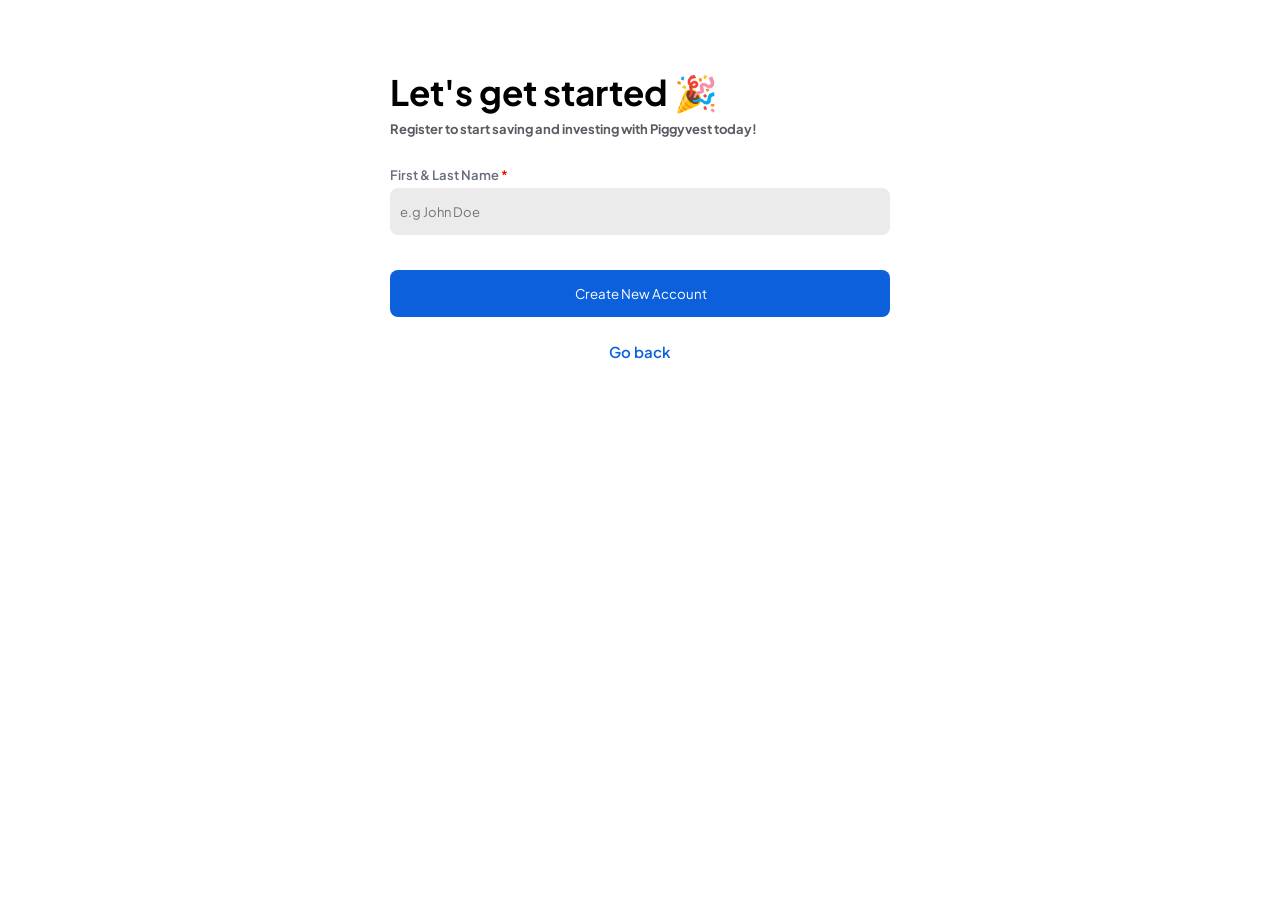
<file: signup.html>
<!DOCTYPE html>
<html lang="en">
  <head>
    <meta charset="UTF-8" />
    <meta name="viewport" content="width=device-width, initial-scale=1.0" />
    <title>Document</title>
    <link rel="stylesheet" href="/signin.css" />
    <link rel="preconnect" href="https://fonts.googleapis.com" />
    <link rel="preconnect" href="https://fonts.gstatic.com" crossorigin />
    <link
      href="https://fonts.googleapis.com/css2?family=Plus+Jakarta+Sans:ital,wght@0,200..800;1,200..800&display=swap"
      rel="stylesheet"
    />
    <link rel="stylesheet" href="/signup.css" />
  </head>
  <body>
    <section style="background-color:" class="container">
      <div class="whole">
        <div class="in">
          <div class="top">
            <div class="top-first">
              <div class="left-top-bottom">
                <div style="" class="left">Let's get started 🎉</div>
              </div>
            </div>
            <div style="color: #595b61; font-size: 13px" class="top-second">
              <b
                >Register to start saving and investing with Piggyvest today!</b
              >
            </div>
          </div>
          <form action="">
            <div class="name-div">
              <label for="name"
                >First & Last Name <span style="color: red">*</span></label
              >
              <input id="name" type="text" placeholder="e.g John Doe" />
            </div>
            <div class="email-div" id="email-div">
              <label for="email"
                >Email Address <span style="color: red">*</span></label
              >
              <input id="email" type="email" placeholder="e.g john@gmail.com" />
            </div>
            <div class="Phone-div" id="Phone-div">
              <label for="phone"
                >Phone Number <span style="color: red">*</span></label
              >
              <input id="phone" type="number" placeholder="e.g 08123856865" />
            </div>
            <div class="Pass-div" id="Pass-div">
              <label for="pass"
                >Create a password<span style="color: red">*</span></label
              >
              <input id="pass" type="password" placeholder="Password" />
            </div>
            <div class="Confirm-div" id="Confirm-div">
              <label for="conf"
                >Confirm password<span style="color: red">*</span></label
              >
              <input id="conf" type="password" placeholder="Confirm Password" />
            </div>
            <div class="Ref-div" id="Ref-div">
              <label for="ref"
                >Enter a referral code (optional)<span style="color: red"
                  >*</span
                ></label
              >
              <input id="ref" type="text" placeholder="e.g 0814525522552" />
            </div>
            <div class="btn-div" id="btn-div">
            <input id="btn" type="button" value=" Create New Account" >
            </div>
          </form>
          <div class="lower">
            <div class="lower-third">
              <a style="color: #0d60dc" href="/signin.html">Go back</a>
            </div>
          </div>
        </div>
      </div>
    </section>
    <script>
      document.getElementById("name").addEventListener("input", function () {
        var emailDiv = document.getElementById("email-div");
        if (this.value.trim() !== "") {
          emailDiv.style.display = "block";
        } else {
          emailDiv.style.display = "none";
        }
      });

      document.getElementById("email").addEventListener("input", function () {
        var phoneDiv = document.getElementById("Phone-div");
        if (this.value.trim() !== "") {
          phoneDiv.style.display = "block";
        } else {
          phoneDiv.style.display = "none";
        }
      });

      document.getElementById("phone").addEventListener("input", function () {
        var passDiv = document.getElementById("Pass-div");
        if (this.value.trim() !== "") {
          passDiv.style.display = "block";
        } else {
          passDiv.style.display = "none";
        }
      });

      document.getElementById("pass").addEventListener("input", function () {
        var confirmDiv = document.getElementById("Confirm-div");
        if (this.value.trim() !== "") {
          confirmDiv.style.display = "block";
        } else {
          confirmDiv.style.display = "none";
        }
      });

      document.getElementById("conf").addEventListener("input", function () {
        var refDiv = document.getElementById("Ref-div");
        if (this.value.trim() !== "") {
          refDiv.style.display = "block";
        } else {
          refDiv.style.display = "none";
        }
      });
    </script>
  </body>
</html>
</file>
<file: index.css>
* {
  text-decoration: none;
  padding: 0;
  margin: 0;
  box-sizing: border-box;
  font-family: "Plus Jakarta Sans", sans-serif;
}
#nv-bar{
  position: sticky;
  top: 0;
  overflow: hidden;
  background-color: white;
  z-index: 1000;
}

.container {
  background-color: #f2f7f8;
}
.all {
  background-color: #f2f7f8;
}
.mother {
  background-color: #f2f7f8;
}
.container,
.overall {
  width: 100%;
  max-width: 1500px;
  margin: 0 auto;
}
.overall {
  display: flex;
  margin-top: 150px;
  gap: 200px;
  width: 100%;
  max-width: 1500px;
}
.top-right {
  display: flex;
  align-content: center;
  gap: 20px;
  margin-top: 10px;
  justify-content: center;
}
.left {
  max-width: 500px;
}
.left-first {
  background-color: #0089ff;
  color: white;
  font-weight: 500;
  font-size: 16px;
  max-width: 100%;
  padding: 10px 0px 10px 0px;
  border-radius: 20px;
  text-align: center;
  box-sizing: border-box;
}
.left-first:hover {
  background-color: black;
}
.left-second {
  font-size: 48px;
  font-weight: bold;
}
.left-second-media {
  display: none;
  font-size: 48px;
  font-weight: bold;
}
.left-third {
  font-size: 20px;
  margin-top: 25px;
}
.get {
  display: flex;
  gap: 10px;
}
.left-fourth {
  width: 170px;
  padding: 10px;
  border-radius: 8px;
  font-weight: 400;
}
.playstore {
  width: 170px;
  padding: 10px;
  border-radius: 8px;
  font-weight: 400;
}
/* .left-fourth::before{ 
    content: url(/whiteAppleLogo.svg);
    width: 10px;
}*/
.right {
  padding: 10px;
  max-width: 500px;
  width: 100%;
  height: auto;
  position: relative;
  /* margin-left:  auto; */
}
.right img {
  margin-top: -80px;
}

.left-first::before {
}
.frame1 {
  position: absolute;
  bottom: 80%;
  right: 70%;
}
.frame2 {
  position: absolute;
  bottom: 80%;
  left: 70%;
}
.frame3 {
  position: absolute;
  bottom: 50%;
  right: 70%;
}
.frame4 {
  position: absolute;
  bottom: 45%;
  left: 70%;
}
.frame5 {
  position: absolute;
  bottom: 15%;
  right: 70%;
}
.frame6 {
  position: absolute;
  bottom: 1%;
  left: 70%;
}
.section-two {
  display: flex;
  gap: 15px;
  margin-top: 102px;
  /* padding: 8px; */
  padding-bottom: 100px;
}
.security-top {
  font-size: 24px;
  font-weight: 600;
}
.security-second {
  margin-top: 16px;
}
.security-third {
  font-size: 16px;
  font-weight: 600;
  margin-top: 15px;
}
.section-three {
  justify-self: center;
  padding: 40px;
}
.section-three-first {
  font-size: 48px;
  font-weight: 700;
}
.section-three-second {
  font-size: 24px;
  margin-top: 18px;
}
.section-four{
    justify-self: center;
  padding: 40px;
}
.section-four-one{
    font-size: 48px;
  font-weight: 700;
}
.section-four-two{
  font-size: 20px;
  margin-top: 18px;
}
.section-four-three{
  max-width: 100%;
    background-color: #7913e5;
  border-radius: 25px;
}
.section-four-three-in{
  display: flex;
  width: 90%;
  margin: 0 auto;
}
.section-four-three-left{
  margin-top: 45px;
}
.return{
  font-size: 37px;
  font-weight: 700;
  color: white;
}
.return-bottom{
  margin: 10px 0px 90px 0px;
  color: #fed6f1;
  font-size: 20px;
}
.section-five{
    justify-self: center;
  padding: 40px;
}
.section-five-one{
    font-size: 48px;
  font-weight: 700;
}
.section-five-two{
  font-size: 20px;
  margin-top: 18px;
}
.section-five-three{
  max-width: 180%;
  border-radius: 25px;
}
.section6-in{
  display: flex;
  gap: 55px;
}
.section6-in-right{
  margin-top: 150px;
  font-size: 33px;
  font-weight: 600;
}
.Section-seven{
  justify-self: center;
}
.features-head{
  font-size: 38px;
  font-weight: 600;
}
.features{
  display: flex;
  justify-content: center;
  gap: 50px;
  padding: 20px 0px 70px 0px;
}
.img1{
  width: 150px;
}
.img2{
  width: 150px;
  margin-top: -15px;
}
.img3{
  width: 150px;
}
.img4{
  width: 120px;
  margin-top: -5px;
}
.img5{
  width: 150px;
  margin-top: -20px
}
.get2{
  display: flex;
  gap: 15px;
  margin-top: 20px;
}
.get-apple{
  font-size: 12px;
  border: 2px solid #eaeded;
  padding: 12px;
  border-radius: 12px;
}
.get-android{
  font-size: 12px;
  border: 2px solid #eaeded;
  padding: 12px;
  border-radius: 12px;
}
.grid {
  display: grid;
  grid-template-columns: repeat(auto-fit, 500px);
  grid-template-rows: repeat(auto-fit, 450px);
  gap: 15px;
  justify-content: center;
}
.grid-one {
  background-color: white;
  border-radius: 10px;
}
.grid-two {
  background-color: white;
  border-radius: 10px;
}
.grid-three {
  background-color: white;
  border-radius: 10px;
}
.grid-four {
  background-color: white;
  border-radius: 10px;
}
.grid-five {
  background-color: white;
  border-radius: 10px;
}
.grid-six {
  background-color: white;
  border-radius: 10px;
}
/* .grid-one:hover{  
  background-color: #0f60d6;
color: white;}*/
.grid-one:hover,
.grid-one:hover * {
  color: #fff;

  background-color: #0f60d6;
}
.in-grid1:hover {
}
.grid-two:hover,
.grid-two:hover * {
  color: #fff;

  background-color: #2295f2;
}
.grid-three:hover,
.grid-three:hover * {
  color: white;
  background-color: #069b40;
}
.grid-four:hover,
.grid-four:hover * {
  color: white;
  background-color: #ea288e;
}
.grid-five:hover,
.grid-five:hover * {
  color: white;
  background-color: #0c1825;
}
.grid-six:hover,
.grid-six:hover * {
  color: white;
  background-color: #ff783c;
}
.in-grid1 {
  margin: 30px 0px 0px 20px;
}
.in-grid2 {
  margin: 30px 0px 0px 20px;
}
.in-grid3 {
  margin: 30px 0px 0px 20px;
}
.in-grid4 {
  margin: 30px 0px 0px 20px;
}
.in-grid5 {
  margin: 30px 0px 0px 20px;
}
.in-grid6 {
  margin: 30px 0px 0px 20px;
}
.in-grid1-top {
  color: #003399;
}
.in-grid2-top {
  color: #3296ff;
}
.in-grid3-top {
  color: #069b40;
}
.in-grid4-top {
  color: #ea288e;
}
.in-grid5-top {
  color: #0c1825;
}
.in-grid6-top {
  color: #ff783c;
}
.b1 {
  border-radius: 10px;
  border: 1px solid black;
  padding: 0px 30px 0px 30px;
}
.b2 {
  border: #122231;
  border-radius: 10px;
  background-color: #122231;
  padding: 20px;
}

@media screen and (max-width: 766px) and (min-width: 50px) {
  .top-right {
    display: none;
  }
  .left {
    margin-top: 80px;
  }
  .container,
  .overall {
    max-width: 100%;
    margin: 0 auto;
  }
}
@media screen and (max-width: 1204px) and (min-width: 50px) {
  .overall {
    display: flex;
    flex-direction: column;
    align-items: center;
    max-width: 100%;
    padding: 0 10px;
  }
  .left-second {
    display: none;
  }
  .left-second-media {
    display: block;
  }
}
</file>
<file: signin.css>
* {
  font-family: "Plus Jakarta Sans", sans-serif;
  text-decoration: none;
  box-sizing: border-box;
}
body {

}
.container{
  width: 100%;
  max-width: 500px;
  margin: 0 auto;
}
.whole{
   width: 100%;
  max-width: 500px;
  margin: 0 auto;
}
.in{
  width: 100%;
  max-width: 500px;
  margin: 0 auto;
}
.whole {
  margin-top: 50px;
}
.in {
  justify-self: center;
}
.right {
  width: 45px;
  height: 45px;
  border-radius: 50%;
  background-color: #0d60d8;
}
.left {
  font-family: "Plus Jakarta Sans", sans-serif;
  font-size: 35px;
  font-weight: bold;
}
.top-first {
  display: flex;
  gap: 350px;
}
.left-top-bottom {
  display: flex;
  flex-direction: column;
}
.top-second {
  margin-top: 6px;
}
label {
  display: block;
  font-size: 13px;
  font-weight: 600;
  color: #666d7c;
  margin-top: 30px;
}

#inputs {
  padding: 15px 10px;
  background-color: #ebebeb;
  border: none;
  border-radius: 8px;
  margin-top: 3px;
  width: 100%;
}
::placeholder {
  font-size: 13px;
  font-weight: 200px;
}
#btn {
  padding: 15px 10px;
  margin-top: 50px;
  background-color: #0d60dc;
  border: none;
  border-radius: 8px;
  text-align: center;
  color: white;
  width: 100%;
  box-sizing: border-box;
}
@media (max-width: 600px) {
  .container,
  .whole,
  .in {
    max-width: 100%;
    padding: 0 10px;
  }
  .top-first {
    gap: 110px;

  }
}
.lower {
  margin-top: 25px;
  display: flex;
  flex-direction: column;
  gap: 10px;
  align-items: center;
  font-size: 15px;
  font-weight: 600;
}
.hover;
</file>
<file: forgot.css>
* {
  box-sizing: border-box;
}
.all {
  margin-top: 70px;
}
.top-second {
  margin-top: 10px;
}
#email {
  padding: 15px 10px;
  background-color: #ebebeb;
  border: none;
  border-radius: 8px;
  margin-top: 5px;
  width: 100%;
}
#button {
  padding: 15px 10px;
  background-color: #0d60dc;
  border: none;
  border-radius: 8px;
  color: white;
  margin-top: 35px;
  width: 100%;
}

@media (max-width: 600px) {
  #email,
  #button {
    max-width: 100%;
    padding: 15px 10px;
  }
}
</file>
<file: land.css>
* {
  text-decoration: none;
  padding: 0;
  margin: 0;
  box-sizing: border-box;
  font-family: "Plus Jakarta Sans", sans-serif;
}

.container {
  background-color: #f2f7f8;
}
.all {
  background-color: #f2f7f8;
}
.mother {
  background-color: #f2f7f8;
}
.overall {
  display: flex;
  margin-top: 150px;
  gap: 200px;
}
.top-right {
  display: flex;
  align-content: center;
  gap: 20px;
  margin-top: 10px;
  justify-content: center;
}
.left {
  max-width: 500px;
}
.left-first {
  background-color: #0089ff;
  color: white;
  font-weight: 500;
  font-size: 16px;
  padding: 10px 0px 10px 0px;
  border-radius: 20px;
  text-align: center;
}
.left-first:hover {
  background-color: black;
}
.left-second {
  font-size: 48px;
  font-weight: bold;
}
.left-second-media {
  display: none;
  font-size: 48px;
  font-weight: bold;
}
.left-third {
  font-size: 20px;
  margin-top: 25px;
}
.get {
  display: flex;
  gap: 10px;
}
.left-fourth {
  width: 170px;
  padding: 10px;
  border-radius: 8px;
  font-weight: 400;
}
.playstore {
  width: 170px;
  padding: 10px;
  border-radius: 8px;
  font-weight: 400;
}
/* .left-fourth::before{ 
    content: url(/whiteAppleLogo.svg);
    width: 10px;
}*/
.right {
  padding: 10px;
  max-width: 500px;
  width: 100%;
  height: auto;
  position: relative;
  /* margin-left:  auto; */
}
.right img {
  margin-top: -80px;
}
.left-first::before {
}
.frame1 {
  position: absolute;
  bottom: 80%;
  right: 70%;
}
.frame2 {
  position: absolute;
  bottom: 80%;
  left: 70%;
}
.frame3 {
  position: absolute;
  bottom: 50%;
  right: 70%;
}
.frame4 {
  position: absolute;
  bottom: 45%;
  left: 70%;
}
.frame5 {
  position: absolute;
  bottom: 15%;
  right: 70%;
}
.frame6 {
  position: absolute;
  bottom: 1%;
  left: 70%;
}
.section-two {
  display: flex;
  gap: 15px;
  margin-top: 102px;
  /* padding: 8px; */
  padding-bottom: 100px;
}
.security-top {
  font-size: 24px;
  font-weight: 600;
}
.security-second {
  margin-top: 16px;
}
.security-third {
  font-size: 16px;
  font-weight: 600;
  margin-top: 15px;
}
.section-three {
  justify-self: center;
  padding: 40px;
}
.section-three-first {
  font-size: 48px;
  font-weight: 700;
}
.section-three-second {
  font-size: 24px;
  margin-top: 18px;
}
.grid {
  display: grid;
  grid-template-columns: repeat(2, 450px);
  grid-template-rows: repeat(3, 450px);
  gap: 15px;
  justify-content: center;
}
.grid-one{
    background-color: white;
    border-radius: 10px;

}
.grid-two{
    background-color: white;
    border-radius: 10px;
    ;
}
.grid-three{
    background-color: white;
    border-radius: 10px;
}
.grid-four{
    background-color: white;
    border-radius: 10px;
}
.grid-five{
   background-color: white;
    border-radius: 10px;
}
.grid-six{
    background-color: white;
    border-radius: 10px;
}
 /* .grid-one:hover{  
  background-color: #0f60d6;
color: white;}*/
.grid-one:hover,
.grid-one:hover * {
  color: #fff;
  
  background-color: #0f60d6;
}
.in-grid1:hover{ 
}
.grid-two:hover,
.grid-two:hover * {
  color: #fff;
  
  background-color: #2295f2;
}
.grid-three:hover,
.grid-three:hover * {
    color: white;
  background-color: #069b40;
}
.grid-four:hover,
.grid-four:hover * {
    color: white;
  background-color: #ea288e;
}
.grid-five:hover,
.grid-five:hover * {
    color: white;
  background-color: #0c1825;
}
.grid-six:hover,
.grid-six:hover * {
    color: white;
  background-color: #ff783c;
}
.in-grid1{
    margin: 30px 0px 0px 20px;
}
.in-grid2{
    margin: 30px 0px 0px 20px;
}
.in-grid3{
    margin: 30px 0px 0px 20px;
}
.in-grid4{
    margin: 30px 0px 0px 20px;
}
.in-grid5{
    margin: 30px 0px 0px 20px;
}
.in-grid6{
    margin: 30px 0px 0px 20px;
}
.in-grid1-top{
    color: #003399;
}
.in-grid2-top{
    color: #3296ff;;
}
.in-grid3-top{
    color: #069b40;
}
.in-grid4-top{
    color: #ea288e;
}
.in-grid5-top{
    color: #0c1825;
}
.in-grid6-top{
    color: #ff783c;
}
.b1 {
  border-radius: 10px;
  border: 1px solid black;
  padding: 0px 30px 0px 30px;
}
.b2 {
  border: #122231;
  border-radius: 10px;
  background-color: #122231;
  padding: 20px;
}
@media screen and (max-width: 766px) and (min-width: 50px) {
  .top-right {
    display: none;
  }
}
@media screen and (max-width: 1204px) and (min-width: 50px) {
  .overall {
    display: flex;
    flex-direction: column;
    align-items: center;
  }
  .left-second {
    display: none;
  }
  .left-second-media {
    display: block;
  }
}
</file>
<file: signup.css>
* {
    box-sizing: border-box;
}
.whole{
    margin-top: 70px;
}
#name{
     padding: 15px 10px;
    background-color: #ebebeb;
    border: none;
    border-radius: 8px;
    width: 100%;
    margin-top: 5px;
}
#email{
     padding: 15px 10px;
    background-color: #ebebeb;
    border: none;
    border-radius: 8px;
    width: 100%;
    margin-top: 5px;
}
.in {
  max-height: 500px;
  overflow-y: auto;
}

.email-div{
    display: none;
}
.Phone-div{
    display: none;
}
.Pass-div{
    display: none;
}
.Confirm-div{
    display: none;
}
.Ref-div{
    display: none;
}
#phone{
      padding: 15px 10px;
    background-color: #ebebeb;
    border: none;
    border-radius: 8px;
    width: 100%;
    margin-top: 5px;
}
#pass{
      padding: 15px 10px;
    background-color: #ebebeb;
    border: none;
    border-radius: 8px;
    width: 100%;
    margin-top: 5px;
}
#conf{
      padding: 15px 10px;
    background-color: #ebebeb;
    border: none;
    border-radius: 8px;
    width: 100%;
    margin-top: 5px;
}
#ref{
      padding: 15px 10px;
    background-color: #ebebeb;
    border: none;
    border-radius: 8px;
    width: 100%;
    margin-top: 5px;
}
#btn{
     padding: 15px 10px;
    background-color: #0d60dc ;
    border: none;
    border-radius: 8px;
    width: 100%;
    margin-top: 35px;
}

#name:active + .email-div{
    display: block;
}
</file>
